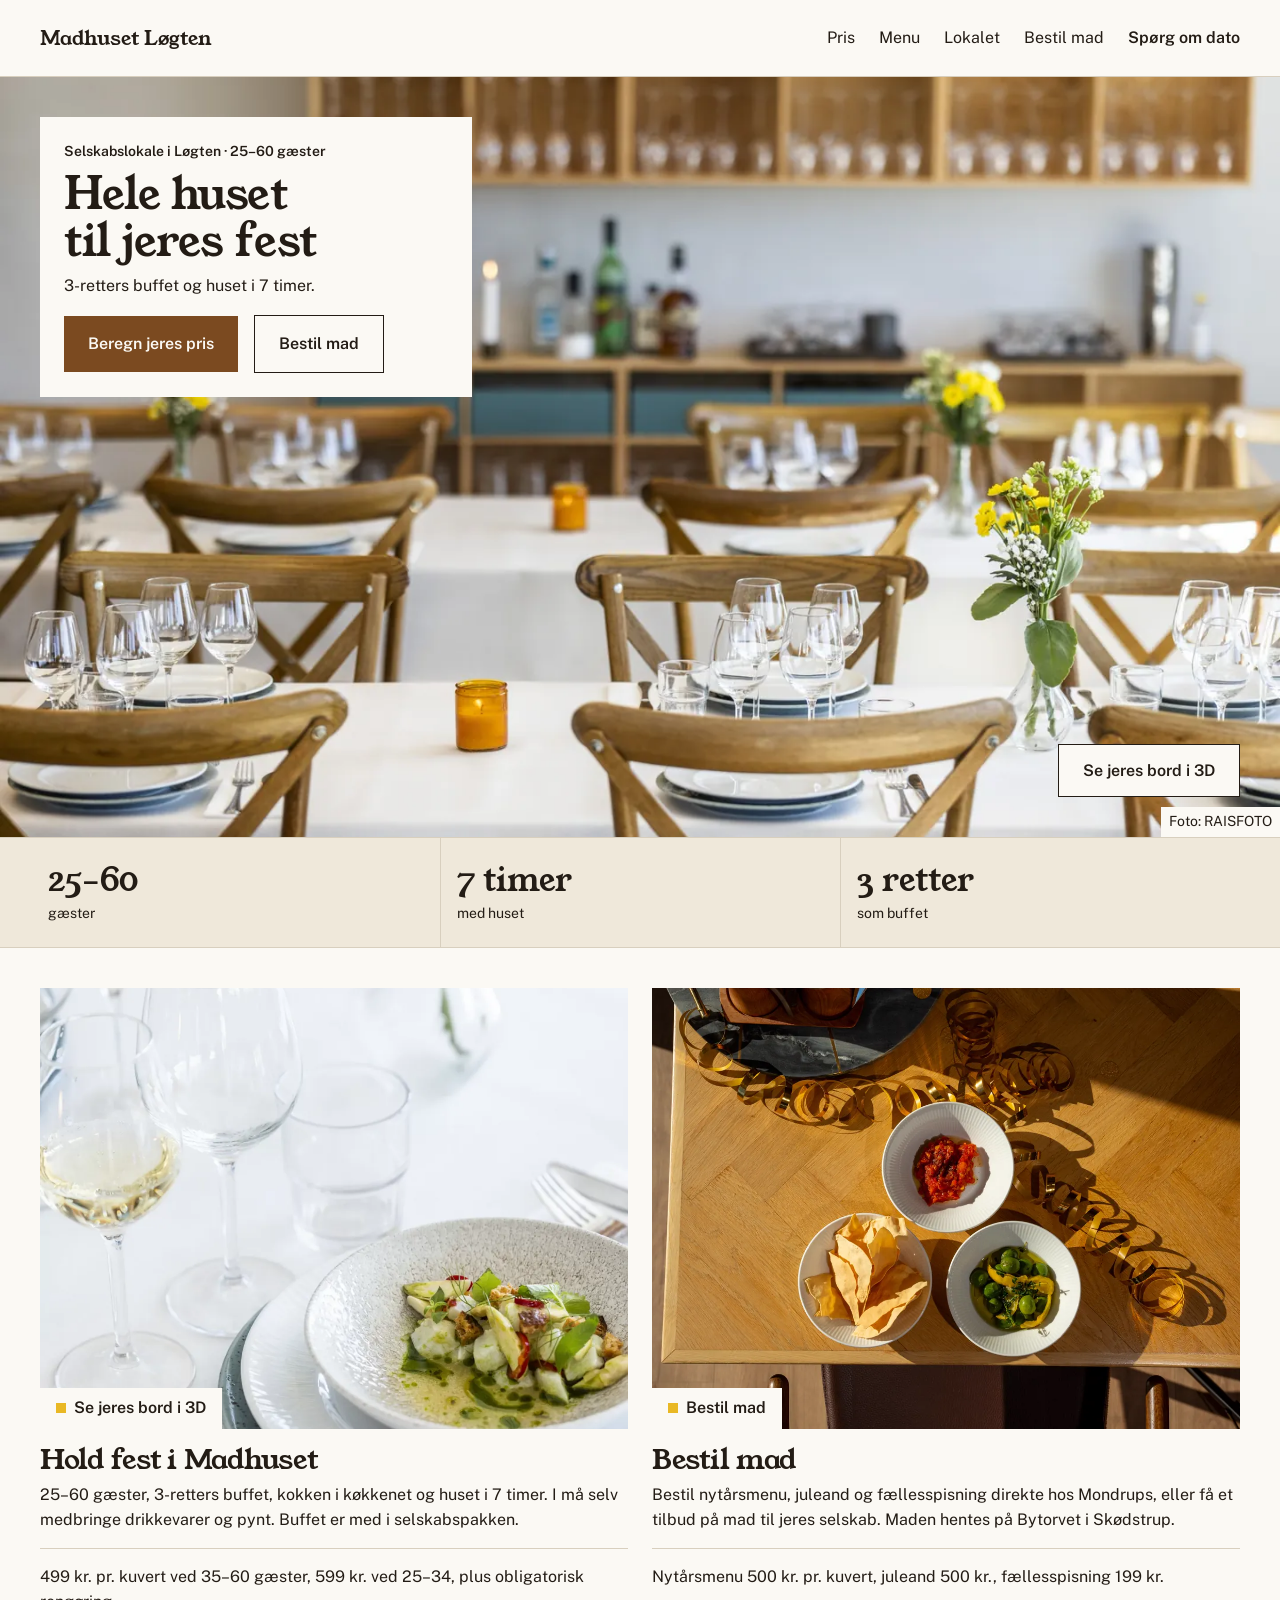
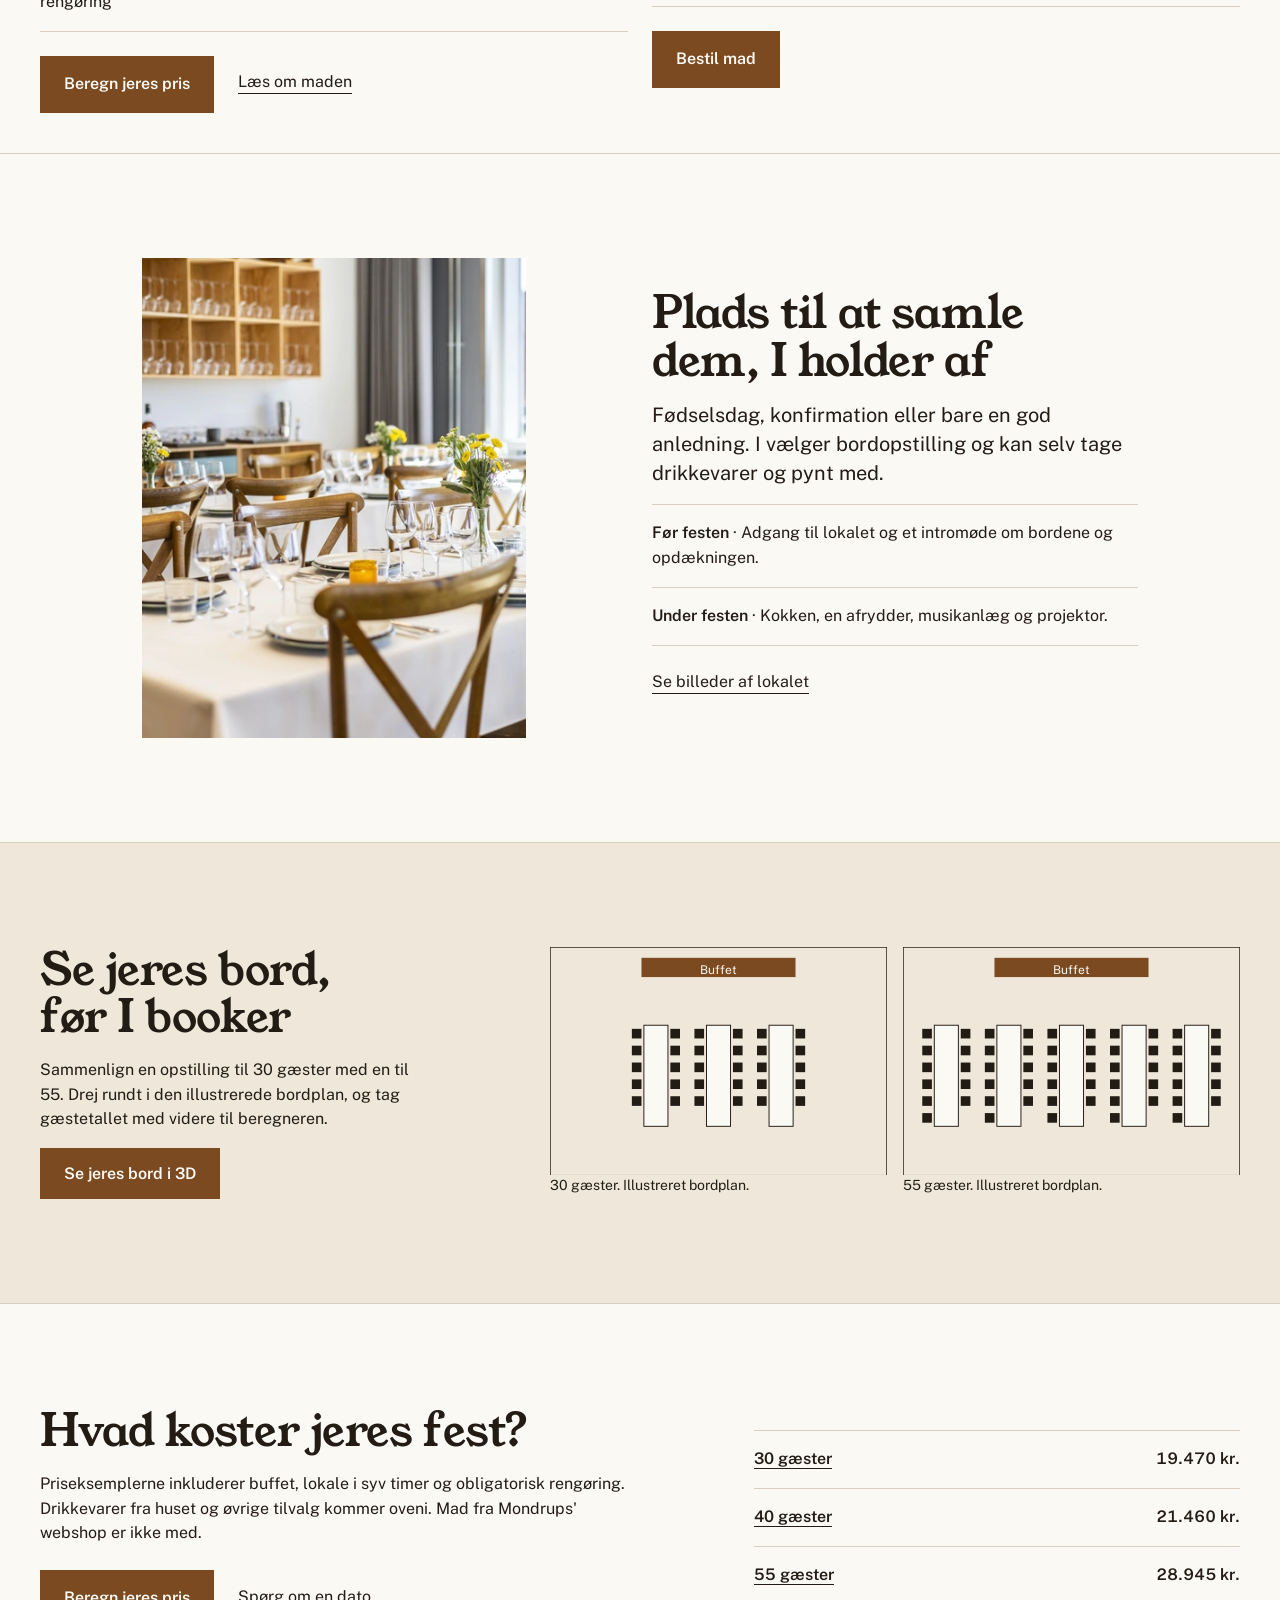
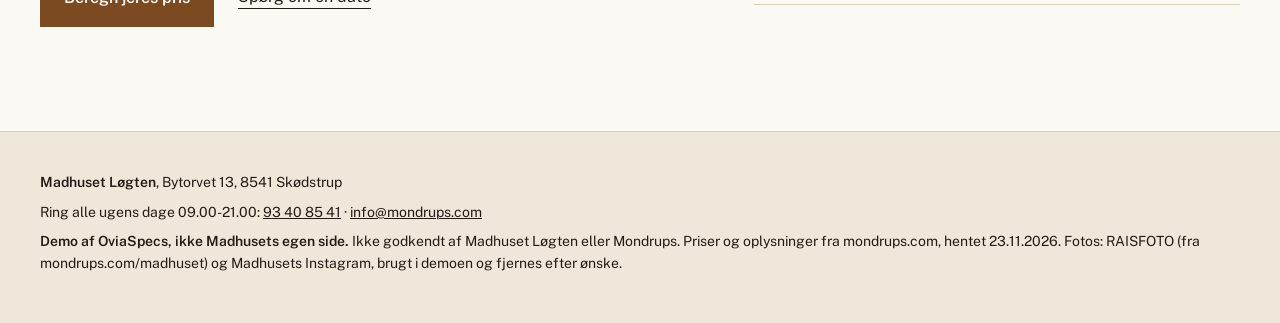
<file: index.html>
<!doctype html>
<html lang="da">
<head>
<meta charset="utf-8">
<meta name="viewport" content="width=device-width, initial-scale=1">
<title>Madhuset Løgten: hold fest i salen eller bestil mad | Demo</title>
<meta name="description" content="Hele huset til jeres fest: selskabslokale i Løgten til 25-60 gæster, 3-retters buffet og huset i 7 timer. Eller bestil mad fra Mondrups. Se prisen og jeres bord i 3D.">
<meta name="robots" content="noindex">
<link rel="icon" href="favicon-32.png" sizes="32x32" type="image/png">
<link rel="shortcut icon" href="favicon.ico">
<link rel="apple-touch-icon" href="apple-touch-icon.png">
<link rel="manifest" href="site.webmanifest">
<meta name="theme-color" content="#FBF9F4">
<link rel="preload" href="fonts/young-serif-latin-400-normal.woff2" as="font" type="font/woff2" crossorigin>
<link rel="preload" href="fonts/public-sans-latin-400-normal.woff2" as="font" type="font/woff2" crossorigin>
<link rel="preload" href="fonts/public-sans-latin-600-normal.woff2" as="font" type="font/woff2" crossorigin>
<link rel="stylesheet" href="css/tokens.css">
<link rel="stylesheet" href="css/site.css">
<link rel="modulepreload" href="js/rundt.js">
<link rel="modulepreload" href="js/plan.js">
<script type="application/ld+json">
{"@context":"https://schema.org","@type":"EventVenue","name":"Madhuset Løgten","telephone":"+4593408541","email":"info@mondrups.com","address":{"@type":"PostalAddress","streetAddress":"Bytorvet 13","postalCode":"8541","addressLocality":"Skødstrup","addressCountry":"DK"},"maximumAttendeeCapacity":60}
</script>
</head>
<body>
<a class="skip" href="#indhold">Gå til indhold</a>
<header class="top">
  <div class="wrap">
    <a class="brand" href="index.html">Madhuset Løgten</a>
    <nav class="nav" aria-label="Hovedmenu">
      <a href="pris.html">Pris</a>
      <a href="menu.html">Menu</a>
      <a href="lokalet.html">Lokalet</a>
      <a href="bestil.html">Bestil mad</a>
      <a href="kontakt.html">Spørg om dato</a>
    </nav>
  </div>
</header>

<main id="indhold">
  <section class="entrance">
    <figure class="entrance-foto">
      <picture>
        <source media="(max-width: 899px)" srcset="img/sal-m-720.webp 720w, img/sal-m-1080.webp 1080w" sizes="100vw">
        <img src="img/sal-1440.webp" srcset="img/sal-960.webp 960w, img/sal-1440.webp 1440w, img/sal-1920.webp 1920w" sizes="100vw" width="1920" height="1281" fetchpriority="high" alt="Dækkede langborde med hvide duge, træstole, vinglas og gule blomster i Madhuset Løgten, set ind i salen">
      </picture>
      <figcaption>Foto: RAISFOTO</figcaption>
      <button type="button" class="btn btn-sek entrance-3d" data-rundt>Se jeres bord i 3D</button>
    </figure>
    <div class="entrance-panel">
      <p class="where">Selskabslokale i Løgten · 25–60 gæster</p>
      <h1>Hele huset til jeres fest</h1>
      <p>3-retters buffet og huset i 7 timer.</p>
      <div class="actions">
        <a class="btn" href="pris.html">Beregn jeres pris</a>
        <a class="btn btn-sek" href="bestil.html">Bestil mad</a>
      </div>
    </div>
  </section>

  <section class="front-detail">
    <div class="wrap">
      <dl class="front-facts" aria-label="Det får I med">
        <div><dt>25–60</dt><dd>gæster</dd></div>
        <div><dt>7 timer</dt><dd>med huset</dd></div>
        <div><dt>3 retter</dt><dd>som buffet</dd></div>
      </dl>
    </div>
  </section>

  <section class="veje">
    <div class="wrap">
      <article class="vej">
        <button type="button" class="vej-foto" data-rundt aria-label="Se jeres bord i 3D. Foto af en dækket tallerken og glas">
          <picture>
            <source media="(max-width: 899px)" srcset="img/bord-640.webp" width="640" height="959">
            <img src="img/bord-1000.webp" width="1000" height="1499" loading="lazy" decoding="async" alt="Dækket bord med vinglas, tallerken og en ret i en lys skål på hvid dug">
          </picture>
          <span class="vej-merke">Se jeres bord i 3D</span>
        </button>
        <div class="vej-tekst">
          <h2>Hold fest i Madhuset</h2>
          <p>25–60 gæster, 3-retters buffet, kokken i køkkenet og huset i 7 timer. I må selv medbringe drikkevarer og pynt. Buffet er med i selskabspakken.</p>
          <ul class="rows">
            <li>499 kr. pr. kuvert ved 35–60 gæster, 599 kr. ved 25–34, plus obligatorisk rengøring</li>
          </ul>
          <div class="actions">
            <a class="btn" href="pris.html">Beregn jeres pris</a>
            <a class="link" href="menu.html">Læs om maden</a>
          </div>
        </div>
      </article>

      <article class="vej">
        <a class="vej-foto" href="bestil.html" aria-label="Bestil mad. Foto af et dækket træbord med snacks">
          <picture>
            <source media="(max-width: 899px)" srcset="img/ig-nytaar-bord-720.webp" width="720" height="480">
            <img src="img/ig-nytaar-bord-1280.webp" width="1280" height="854" loading="lazy" decoding="async" alt="Dækket træbord set ovenfra med skåle med snacks og guldfarvet serpentine">
          </picture>
          <span class="vej-merke">Bestil mad</span>
        </a>
        <div class="vej-tekst">
          <h2>Bestil mad</h2>
          <p>Bestil nytårsmenu, juleand og fællesspisning direkte hos Mondrups, eller få et tilbud på mad til jeres selskab. Maden hentes på Bytorvet i Skødstrup.</p>
          <ul class="rows">
            <li>Nytårsmenu 500 kr. pr. kuvert, juleand 500 kr., fællesspisning 199 kr.</li>
          </ul>
          <div class="actions">
            <a class="btn" href="bestil.html">Bestil mad</a>
          </div>
        </div>
      </article>
    </div>
  </section>

  <section class="front-story">
    <div class="wrap">
      <figure class="story-photo">
        <picture>
          <img src="img/sal-vindue.webp" width="800" height="534" loading="lazy" decoding="async" alt="Lange borde med træstole og dækkede pladser foran store vinduer">
        </picture>
      </figure>
      <div class="story-copy">
        <h2>Plads til at samle dem, I holder af</h2>
        <p class="lead">Fødselsdag, konfirmation eller bare en god anledning. I vælger bordopstilling og kan selv tage drikkevarer og pynt med.</p>
        <ul class="rows">
          <li><strong>Før festen</strong> · Adgang til lokalet og et intromøde om bordene og opdækningen.</li>
          <li><strong>Under festen</strong> · Kokken, en afrydder, musikanlæg og projektor.</li>
        </ul>
        <a class="link" href="lokalet.html">Se billeder af lokalet</a>
      </div>
    </div>
  </section>

  <section class="front-table">
    <div class="wrap">
      <div class="table-copy">
        <h2>Se jeres bord, før I booker</h2>
        <p>Sammenlign en opstilling til 30 gæster med en til 55. Drej rundt i den illustrerede bordplan, og tag gæstetallet med videre til beregneren.</p>
        <button type="button" class="btn" data-rundt>Se jeres bord i 3D</button>
      </div>
      <div class="planer">
        <figure>
          <svg id="plan30" class="plan" viewBox="-7 -4.75 14 9.5" aria-hidden="true"></svg>
          <figcaption class="small">30 gæster. Illustreret bordplan.</figcaption>
        </figure>
        <figure>
          <svg id="plan55" class="plan" viewBox="-7 -4.75 14 9.5" aria-hidden="true"></svg>
          <figcaption class="small">55 gæster. Illustreret bordplan.</figcaption>
        </figure>
      </div>
    </div>
  </section>

  <section class="front-price">
    <div class="wrap">
      <div class="front-price-copy">
        <h2>Hvad koster jeres fest?</h2>
        <p>Priseksemplerne inkluderer buffet, lokale i syv timer og obligatorisk rengøring. Drikkevarer fra huset og øvrige tilvalg kommer oveni. Mad fra Mondrups' webshop er ikke med.</p>
        <div class="actions">
          <a class="btn" href="pris.html">Beregn jeres pris</a>
          <a class="link" href="kontakt.html">Spørg om en dato</a>
        </div>
      </div>
      <dl class="ledger front-prices">
        <div><dt><a href="pris.html?gaester=30">30 gæster</a></dt><dd>19.470 kr.</dd></div>
        <div><dt><a href="pris.html?gaester=40">40 gæster</a></dt><dd>21.460 kr.</dd></div>
        <div><dt><a href="pris.html?gaester=55">55 gæster</a></dt><dd>28.945 kr.</dd></div>
      </dl>
    </div>
  </section>
</main>

<dialog id="rundt" aria-labelledby="rundt-titel">
  <div class="rundt-ramme" id="rundt-ramme" data-fane="plan">
    <div class="rundt-top">
      <h2 id="rundt-titel">Se jeres bord i 3D</h2>
      <button type="button" class="knaplink" data-luk>Luk</button>
    </div>
    <div class="rundt-faner" role="group" aria-label="Vælg visning">
      <button type="button" data-fane="plan" aria-pressed="true">Illustreret bordplan</button>
      <button type="button" data-fane="foto" aria-pressed="false">Foto af lokalet</button>
    </div>
    <div class="rundt-hoved">
      <div class="rundt-model">
        <div class="rundt-scene-ramme">
          <div class="rundt-scene" id="rundt-scene" tabindex="0" role="application" aria-label="Illustreret bordplan i 3D. Træk eller brug piletasterne for at dreje. Knib med to fingre, eller brug plus og minus for at zoome. Home nulstiller."></div>
          <p class="rundt-tip">Træk for at dreje · Knib for at zoome</p>
          <div class="rundt-planer" id="rundt-planer" hidden></div>
          <p class="rundt-maerke" id="rundt-maerke" role="status">30 gæster · 3 borde</p>
        </div>
        <p class="small">Illustreret bordplan. 360°-visningen er en digital illustration inspireret af Madhusets fotos.</p>
        <p class="small" id="rundt-status" role="status"></p>
      </div>
      <figure class="rundt-foto">
        <img src="img/sal-960.webp" width="960" height="641" loading="lazy" decoding="async" alt="Dækkede langborde med træstole, vinglas og gule blomster i Madhuset Løgten">
        <figcaption class="small">Foto af lokalet. Foto: RAISFOTO.</figcaption>
      </figure>
    </div>
    <div class="rundt-styring">
      <div class="rundt-valg" role="group" aria-label="Antal gæster">
        <button type="button" data-antal="30" aria-pressed="true">30 gæster</button>
        <button type="button" data-antal="55" aria-pressed="false">55 gæster</button>
      </div>
      <div class="rundt-valg" id="rundt-vinkler" role="group" aria-label="Synsvinkel">
        <button type="button" data-vinkel="bord" aria-pressed="true">Inde i salen</button>
        <button type="button" data-vinkel="oppefra" aria-pressed="false">Ovenfra</button>
      </div>
      <div class="rundt-kontrol" id="rundt-kontrol">
        <button type="button" data-drej="-1">Drej til venstre</button>
        <button type="button" data-drej="1">Drej til højre</button>
        <button type="button" data-nulstil>Nulstil udsyn</button>
      </div>
    </div>
    <div class="rundt-bund">
      <a class="btn" id="rundt-pris" href="pris.html?gaester=30">Beregn pris for 30 gæster</a>
    </div>
  </div>
</dialog>

<footer>
  <div class="wrap">
    <div>
      <p><strong>Madhuset Løgten</strong>, Bytorvet 13, 8541 Skødstrup</p>
      <p>Ring alle ugens dage 09.00-21.00: <a href="tel:+4593408541">93 40 85 41</a> · <a href="mailto:info@mondrups.com">info@mondrups.com</a></p>
      <p><strong>Demo af OviaSpecs, ikke Madhusets egen side.</strong> Ikke godkendt af Madhuset Løgten eller Mondrups. Priser og oplysninger fra mondrups.com, hentet 23.11.2026. Fotos: RAISFOTO (fra mondrups.com/madhuset) og Madhusets Instagram, brugt i demoen og fjernes efter ønske.</p>
    </div>
  </div>
</footer>
<script type="module" src="js/rundt.js"></script>
</body>
</html>
</file>
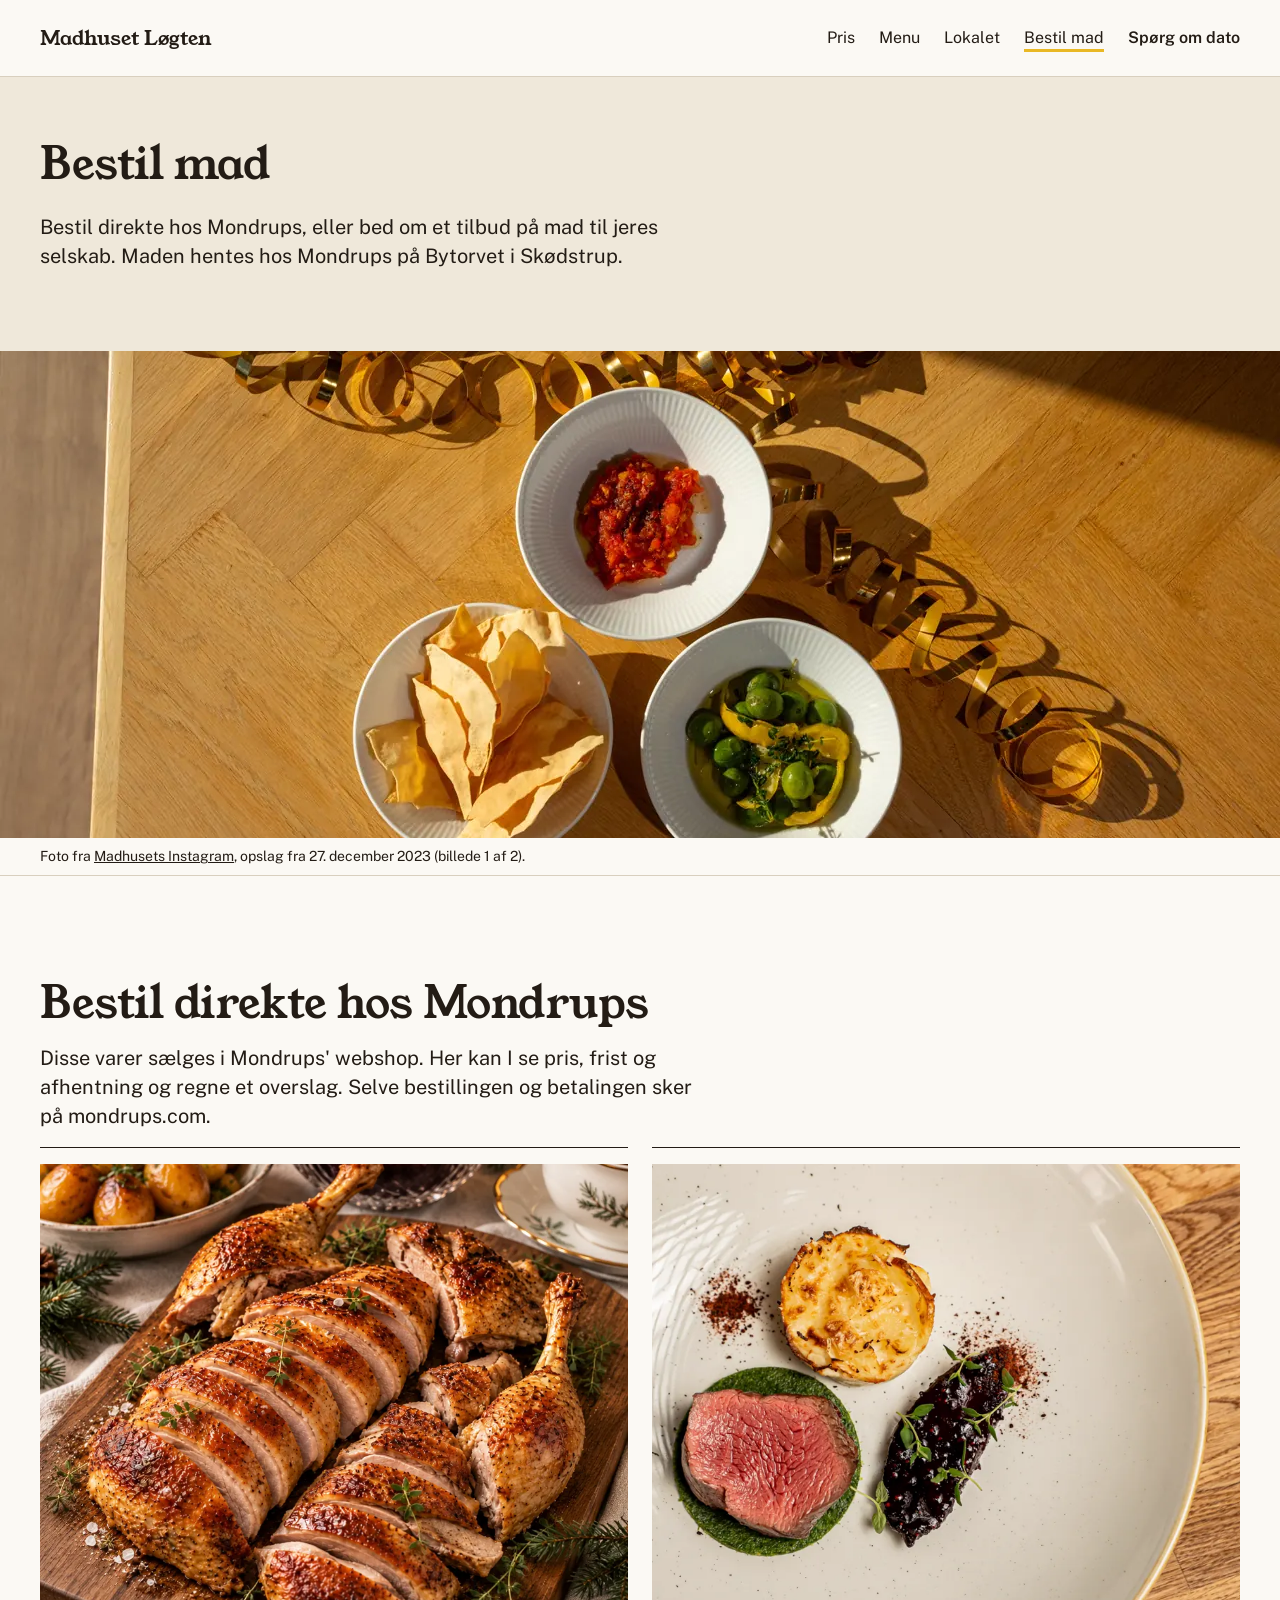
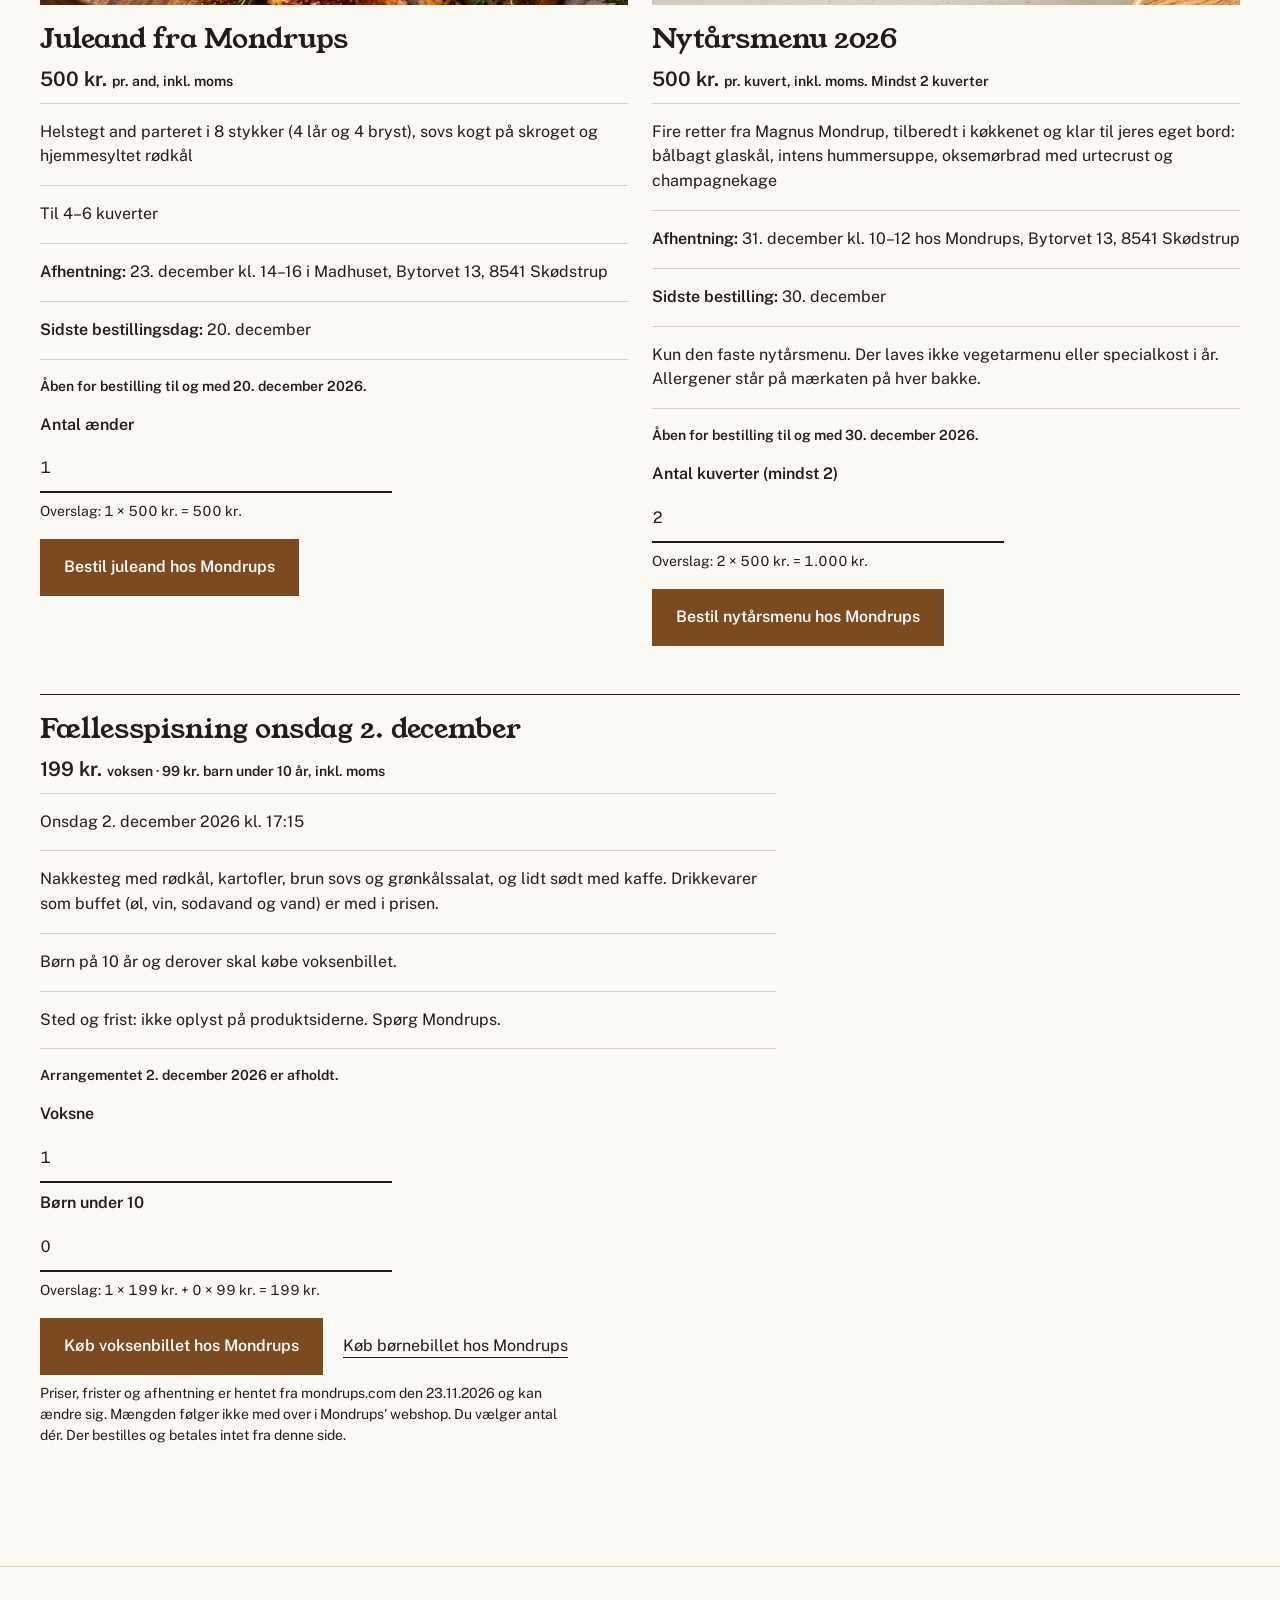
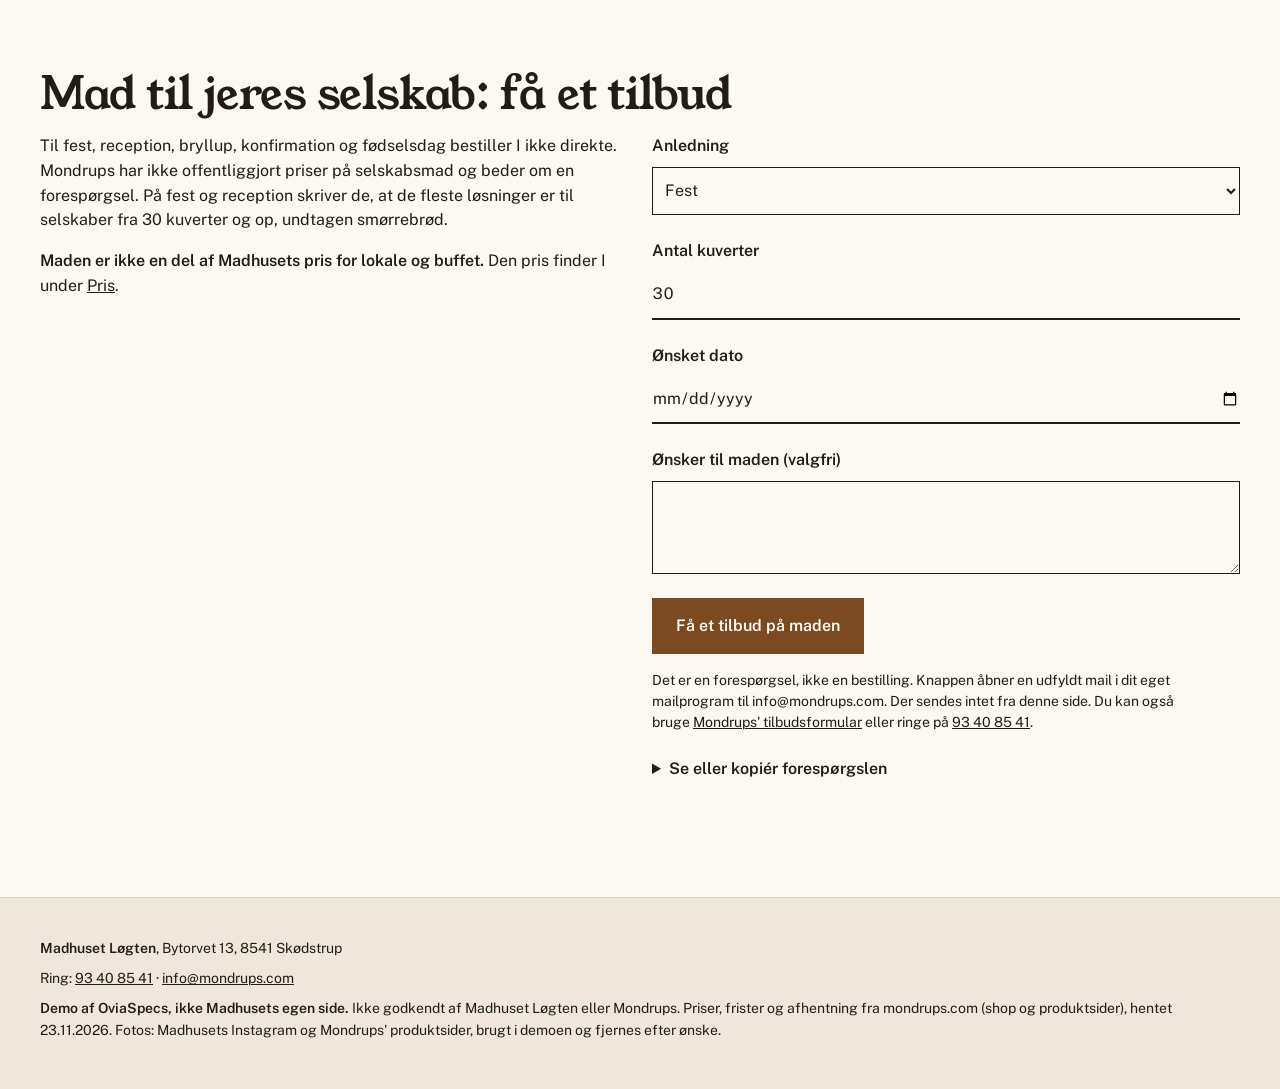
<file: bestil.html>
<!doctype html>
<html lang="da">
<head>
<meta charset="utf-8">
<meta name="viewport" content="width=device-width, initial-scale=1">
<title>Bestil mad fra Mondrups: nytårsmenu, juleand og fællesspisning | Demo</title>
<meta name="description" content="Bestil nytårsmenu, juleand eller fællesspisning direkte hos Mondrups, eller få et tilbud på mad til jeres selskab. Priser, frister og afhentning fra mondrups.com.">
<meta name="robots" content="noindex">
<link rel="icon" href="favicon-32.png" sizes="32x32" type="image/png">
<link rel="shortcut icon" href="favicon.ico">
<link rel="apple-touch-icon" href="apple-touch-icon.png">
<link rel="manifest" href="site.webmanifest">
<meta name="theme-color" content="#FBF9F4">
<link rel="preload" href="fonts/young-serif-latin-400-normal.woff2" as="font" type="font/woff2" crossorigin>
<link rel="preload" href="fonts/public-sans-latin-400-normal.woff2" as="font" type="font/woff2" crossorigin>
<link rel="preload" href="fonts/public-sans-latin-600-normal.woff2" as="font" type="font/woff2" crossorigin>
<link rel="stylesheet" href="css/tokens.css">
<link rel="stylesheet" href="css/site.css">
<link rel="modulepreload" href="js/bestil.js">
<link rel="modulepreload" href="js/beregn.js">
<link rel="modulepreload" href="js/mail.js">
</head>
<body>
<a class="skip" href="#indhold">Gå til indhold</a>
<header class="top">
  <div class="wrap">
    <a class="brand" href="index.html">Madhuset Løgten</a>
    <nav class="nav" aria-label="Hovedmenu">
      <a href="pris.html">Pris</a>
      <a href="menu.html">Menu</a>
      <a href="lokalet.html">Lokalet</a>
      <a href="bestil.html" aria-current="page">Bestil mad</a>
      <a href="kontakt.html">Spørg om dato</a>
    </nav>
  </div>
</header>

<main id="indhold">
  <section class="page-head">
    <div class="wrap">
      <h1>Bestil mad</h1>
      <p class="lead">Bestil direkte hos Mondrups, eller bed om et tilbud på mad til jeres selskab. Maden hentes hos Mondrups på Bytorvet i Skødstrup.</p>
    </div>
  </section>

  <section class="bestil-hero">
    <figure class="photo">
      <picture>
        <source media="(max-width: 899px)" srcset="img/ig-nytaar-bord-720.webp" width="720" height="480">
        <img src="img/ig-nytaar-bord-1280.webp" width="1280" height="854" alt="Lækkert dækket træbord set ovenfra med tre skåle med snacks og guldfarvet serpentine" loading="eager">
      </picture>
      <figcaption class="small">Foto fra <a href="https://www.instagram.com/madhusetloegten/p/C1XH8D6o8w9/">Madhusets Instagram</a>, opslag fra 27. december 2023 (billede 1 af 2).</figcaption>
    </figure>
  </section>

  <section class="bestil-direkte">
    <div class="wrap">
      <h2>Bestil direkte hos Mondrups</h2>
      <p class="lead" style="grid-column: 1 / -1;">Disse varer sælges i Mondrups' webshop. Her kan I se pris, frist og afhentning og regne et overslag. Selve bestillingen og betalingen sker på mondrups.com.</p>

      <div class="produkter" style="grid-column: 1 / -1;">

        <article class="produkt" data-pris="500" data-min="1" data-frist="2026-12-20" id="p-juleand">
          <picture>
            <source media="(max-width: 899px)" srcset="img/juleand-640.webp" width="640" height="800">
            <img src="img/juleand-900.webp" width="900" height="1125" loading="lazy" decoding="async" alt="Helstegt, parteret juleand med rødkål, kartofler og sovs på et skærebræt">
          </picture>
          <div class="produkt-tekst">
            <h3>Juleand fra Mondrups</h3>
            <p class="produkt-pris">500 kr. <span class="small">pr. and, inkl. moms</span></p>
            <ul class="rows">
              <li>Helstegt and parteret i 8 stykker (4 lår og 4 bryst), sovs kogt på skroget og hjemmesyltet rødkål</li>
              <li>Til 4–6 kuverter</li>
              <li><strong>Afhentning:</strong> 23. december kl. 14–16 i Madhuset, Bytorvet 13, 8541 Skødstrup</li>
              <li><strong>Sidste bestillingsdag:</strong> 20. december</li>
            </ul>
            <p class="status small" data-status></p>
            <div class="bestil-valg">
              <label for="q-juleand">Antal ænder</label>
              <input type="number" id="q-juleand" min="1" max="20" value="1" inputmode="numeric" data-antal>
              <p class="overslag num" data-overslag></p>
            </div>
            <a class="btn" href="https://mondrups.com/product/juleand-2026/" rel="noopener">Bestil juleand hos Mondrups</a>
          </div>
        </article>

        <article class="produkt" data-pris="500" data-min="2" data-frist="2026-12-30" id="p-nytaar">
          <picture>
            <source media="(max-width: 899px)" srcset="img/nytaar-640.webp" width="640" height="427">
            <img src="img/nytaar-1000.webp" width="1000" height="667" loading="lazy" decoding="async" alt="Oksemørbrad med urtecrust og kartoffelterrin på en lys tallerken på et egetræsbord">
          </picture>
          <div class="produkt-tekst">
            <h3>Nytårsmenu 2026</h3>
            <p class="produkt-pris">500 kr. <span class="small">pr. kuvert, inkl. moms. Mindst 2 kuverter</span></p>
            <ul class="rows">
              <li>Fire retter fra Magnus Mondrup, tilberedt i køkkenet og klar til jeres eget bord: bålbagt glaskål, intens hummersuppe, oksemørbrad med urtecrust og champagnekage</li>
              <li><strong>Afhentning:</strong> 31. december kl. 10–12 hos Mondrups, Bytorvet 13, 8541 Skødstrup</li>
              <li><strong>Sidste bestilling:</strong> 30. december</li>
              <li>Kun den faste nytårsmenu. Der laves ikke vegetarmenu eller specialkost i år. Allergener står på mærkaten på hver bakke.</li>
            </ul>
            <p class="status small" data-status></p>
            <div class="bestil-valg">
              <label for="q-nytaar">Antal kuverter (mindst 2)</label>
              <input type="number" id="q-nytaar" min="2" max="40" value="2" inputmode="numeric" data-antal>
              <p class="overslag num" data-overslag></p>
            </div>
            <a class="btn" href="https://mondrups.com/product/nytaarsmenu-2026/" rel="noopener">Bestil nytårsmenu hos Mondrups</a>
          </div>
        </article>

        <article class="produkt produkt-uden-foto" data-pris="199" data-pris2="99" data-min="0" data-dato="2026-12-02" id="p-faelles">
          <div class="produkt-tekst">
            <h3>Fællesspisning onsdag 2. december</h3>
            <p class="produkt-pris">199 kr. <span class="small">voksen · 99 kr. barn under 10 år, inkl. moms</span></p>
            <ul class="rows">
              <li>Onsdag 2. december 2026 kl. 17:15</li>
              <li>Nakkesteg med rødkål, kartofler, brun sovs og grønkålssalat, og lidt sødt med kaffe. Drikkevarer som buffet (øl, vin, sodavand og vand) er med i prisen.</li>
              <li>Børn på 10 år og derover skal købe voksenbillet.</li>
              <li>Sted og frist: ikke oplyst på produktsiderne. Spørg Mondrups.</li>
            </ul>
            <p class="status small" data-status></p>
            <div class="bestil-valg">
              <label for="q-voksen">Voksne</label>
              <input type="number" id="q-voksen" min="0" max="20" value="1" inputmode="numeric" data-antal>
              <label for="q-barn">Børn under 10</label>
              <input type="number" id="q-barn" min="0" max="20" value="0" inputmode="numeric" data-antal2>
              <p class="overslag num" data-overslag></p>
            </div>
            <a class="btn" href="https://mondrups.com/product/faellesspisning-voksen/" rel="noopener">Køb voksenbillet hos Mondrups</a>
            <a class="link" href="https://mondrups.com/product/faellesspisning-barn/" rel="noopener">Køb børnebillet hos Mondrups</a>
          </div>
        </article>

      </div>
      <p class="small" style="grid-column: 1 / -1;">Priser, frister og afhentning er hentet fra mondrups.com den 23.11.2026 og kan ændre sig. Mængden følger ikke med over i Mondrups' webshop. Du vælger antal dér. Der bestilles og betales intet fra denne side.</p>
    </div>
  </section>

  <section class="bestil-tilbud">
    <div class="wrap">
      <h2>Mad til jeres selskab: få et tilbud</h2>
      <div class="tilbud-tekst">
        <p>Til fest, reception, bryllup, konfirmation og fødselsdag bestiller I ikke direkte. Mondrups har ikke offentliggjort priser på selskabsmad og beder om en forespørgsel. På fest og reception skriver de, at de fleste løsninger er til selskaber fra 30 kuverter og op, undtagen smørrebrød.</p>
        <p><strong>Maden er ikke en del af Madhusets pris for lokale og buffet.</strong> Den pris finder I under <a href="pris.html">Pris</a>.</p>
      </div>
      <div class="calc tilbud-form">
        <div class="field">
          <label for="t-anledning">Anledning</label>
          <select id="t-anledning">
            <option>Fest</option>
            <option>Reception</option>
            <option>Bryllup</option>
            <option>Konfirmation</option>
            <option>Fødselsdag</option>
            <option>Andet</option>
          </select>
        </div>
        <div class="field">
          <label for="t-antal">Antal kuverter</label>
          <input type="number" id="t-antal" min="1" max="500" value="30" inputmode="numeric">
        </div>
        <div class="field">
          <label for="t-dato">Ønsket dato</label>
          <input type="date" id="t-dato">
        </div>
        <div class="field">
          <label for="t-oensker">Ønsker til maden (valgfri)</label>
          <textarea id="t-oensker" rows="3"></textarea>
        </div>
        <div>
          <a class="btn" id="t-mail" href="mailto:info@mondrups.com">Få et tilbud på maden</a>
          <p class="small" style="margin-top: var(--s-16);">Det er en forespørgsel, ikke en bestilling. Knappen åbner en udfyldt mail i dit eget mailprogram til info@mondrups.com. Der sendes intet fra denne side. Du kan også bruge <a href="https://mondrups.com/tilbud/" rel="noopener">Mondrups' tilbudsformular</a> eller ringe på <a href="tel:+4593408541">93 40 85 41</a>.</p>
          <details class="mail-preview" id="t-boks">
            <summary>Se eller kopiér forespørgslen</summary>
            <label for="t-tekst">Jeres forespørgsel</label>
            <textarea id="t-tekst" rows="7" readonly></textarea>
            <button type="button" class="knaplink" id="t-kopi">Kopiér teksten</button>
            <p class="small" id="t-status" role="status"></p>
          </details>
        </div>
      </div>
    </div>
  </section>
</main>

<footer>
  <div class="wrap">
    <div>
      <p><strong>Madhuset Løgten</strong>, Bytorvet 13, 8541 Skødstrup</p>
      <p>Ring: <a href="tel:+4593408541">93 40 85 41</a> · <a href="mailto:info@mondrups.com">info@mondrups.com</a></p>
      <p><strong>Demo af OviaSpecs, ikke Madhusets egen side.</strong> Ikke godkendt af Madhuset Løgten eller Mondrups. Priser, frister og afhentning fra mondrups.com (shop og produktsider), hentet 23.11.2026. Fotos: Madhusets Instagram og Mondrups' produktsider, brugt i demoen og fjernes efter ønske.</p>
    </div>
  </div>
</footer>
<script type="module" src="js/bestil.js"></script>
</body>
</html>
</file>
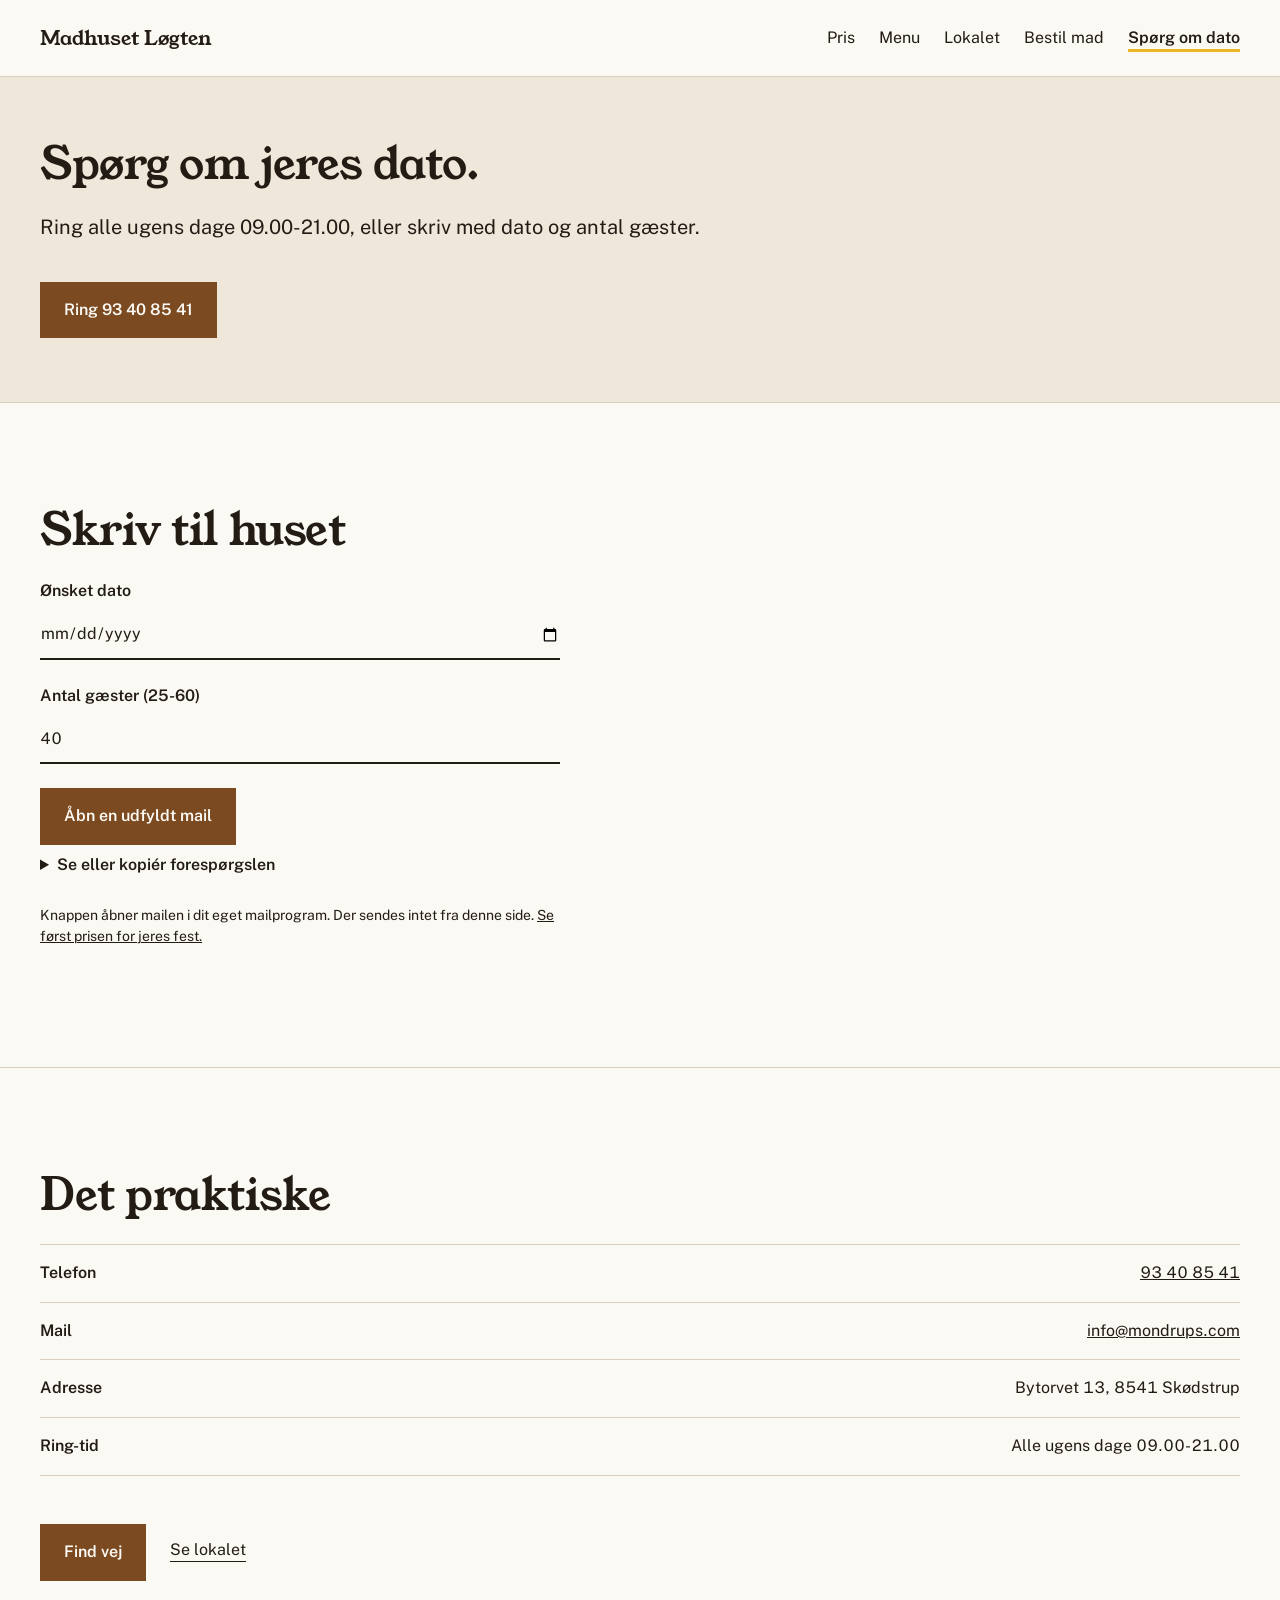
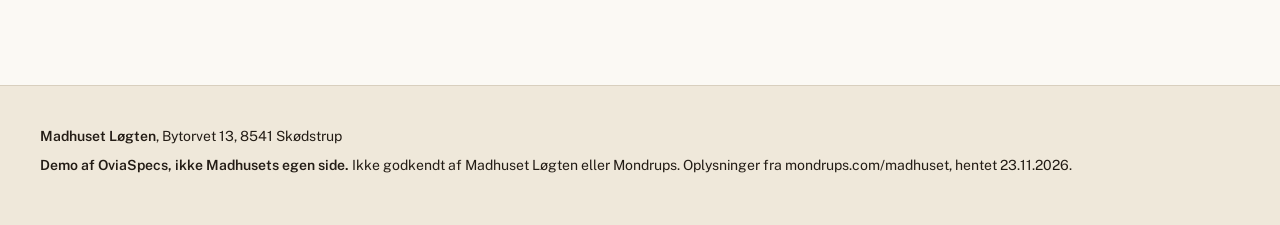
<file: kontakt.html>
<!doctype html>
<html lang="da">
<head>
<meta charset="utf-8">
<meta name="viewport" content="width=device-width, initial-scale=1">
<title>Kontakt Madhuset Løgten: Bytorvet 13, Skødstrup | Demo</title>
<meta name="description" content="Spørg om jeres dato hos Madhuset Løgten. Ring 93 40 85 41 alle ugens dage 09.00-21.00, skriv, eller find vej til Bytorvet 13, 8541 Skødstrup.">
<meta name="robots" content="noindex">
<link rel="icon" href="favicon-32.png" sizes="32x32" type="image/png">
<link rel="shortcut icon" href="favicon.ico">
<link rel="apple-touch-icon" href="apple-touch-icon.png">
<link rel="manifest" href="site.webmanifest">
<meta name="theme-color" content="#FBF9F4">
<link rel="preload" href="fonts/young-serif-latin-400-normal.woff2" as="font" type="font/woff2" crossorigin>
<link rel="preload" href="fonts/public-sans-latin-400-normal.woff2" as="font" type="font/woff2" crossorigin>
<link rel="preload" href="fonts/public-sans-latin-600-normal.woff2" as="font" type="font/woff2" crossorigin>
<link rel="stylesheet" href="css/tokens.css">
<link rel="stylesheet" href="css/site.css">
<link rel="modulepreload" href="js/kontakt.js">
<link rel="modulepreload" href="js/beregn.js">
<link rel="modulepreload" href="js/mail.js">
</head>
<body>
<a class="skip" href="#indhold">Gå til indhold</a>
<header class="top">
  <div class="wrap">
    <a class="brand" href="index.html">Madhuset Løgten</a>
    <nav class="nav" aria-label="Hovedmenu">
      <a href="pris.html">Pris</a>
      <a href="menu.html">Menu</a>
      <a href="lokalet.html">Lokalet</a>
      <a href="bestil.html">Bestil mad</a>
      <a href="kontakt.html" aria-current="page">Spørg om dato</a>
    </nav>
  </div>
</header>

<main id="indhold">
  <section class="page-head">
    <div class="wrap">
      <h1>Spørg om jeres dato.</h1>
      <p class="lead">Ring alle ugens dage 09.00-21.00, eller skriv med dato og antal gæster.</p>
      <div class="actions"><a class="btn" href="tel:+4593408541">Ring 93 40 85 41</a></div>
    </div>
  </section>

  <section class="includes">
    <div class="wrap">
      <h2>Skriv til huset</h2>
      <div class="calc" style="grid-column: 1 / -1; max-width: 520px;">
        <div class="field">
          <label for="k-dato">Ønsket dato</label>
          <input type="date" id="k-dato">
        </div>
        <div class="field">
          <label for="k-gaester">Antal gæster (25-60)</label>
          <input type="number" id="k-gaester" min="25" max="60" value="40" inputmode="numeric">
        </div>
        <div>
          <a class="btn" id="k-mail" href="mailto:info@mondrups.com">Åbn en udfyldt mail</a>
        <details class="mail-preview" id="forespoergsel" hidden>
          <summary>Se eller kopiér forespørgslen</summary>
          <label for="mail-text">Jeres forespørgsel</label>
          <textarea id="mail-text" rows="7" readonly></textarea>
          <button type="button" class="knaplink" id="mail-copy">Kopiér teksten</button>
          <p class="small" id="mail-status" role="status"></p>
        </details>
          <p class="small" style="margin-top: var(--s-16);">Knappen åbner mailen i dit eget mailprogram. Der sendes intet fra denne side. <a href="pris.html">Se først prisen for jeres fest.</a></p>
        </div>
      </div>
    </div>
  </section>

  <section class="includes">
    <div class="wrap">
      <h2>Det praktiske</h2>
      <dl class="ledger" style="grid-column: 1 / -1;">
        <div><dt>Telefon</dt><dd><a href="tel:+4593408541">93 40 85 41</a></dd></div>
        <div><dt>Mail</dt><dd><a href="mailto:info@mondrups.com">info@mondrups.com</a></dd></div>
        <div><dt>Adresse</dt><dd>Bytorvet 13, 8541 Skødstrup</dd></div>
        <div><dt>Ring-tid</dt><dd>Alle ugens dage 09.00-21.00</dd></div>
      </dl>
      <div class="actions" style="grid-column: 1 / -1;">
        <a class="btn" href="https://www.google.com/maps/dir/?api=1&amp;destination=Bytorvet+13%2C+8541+Sk%C3%B8dstrup">Find vej</a>
        <a class="link" href="lokalet.html">Se lokalet</a>
      </div>
    </div>
  </section>
</main>

<footer>
  <div class="wrap">
    <div>
      <p><strong>Madhuset Løgten</strong>, Bytorvet 13, 8541 Skødstrup</p>
      <p><strong>Demo af OviaSpecs, ikke Madhusets egen side.</strong> Ikke godkendt af Madhuset Løgten eller Mondrups. Oplysninger fra mondrups.com/madhuset, hentet 23.11.2026.</p>
    </div>
  </div>
</footer>
<script type="module" src="js/kontakt.js"></script>
</body>
</html>
</file>
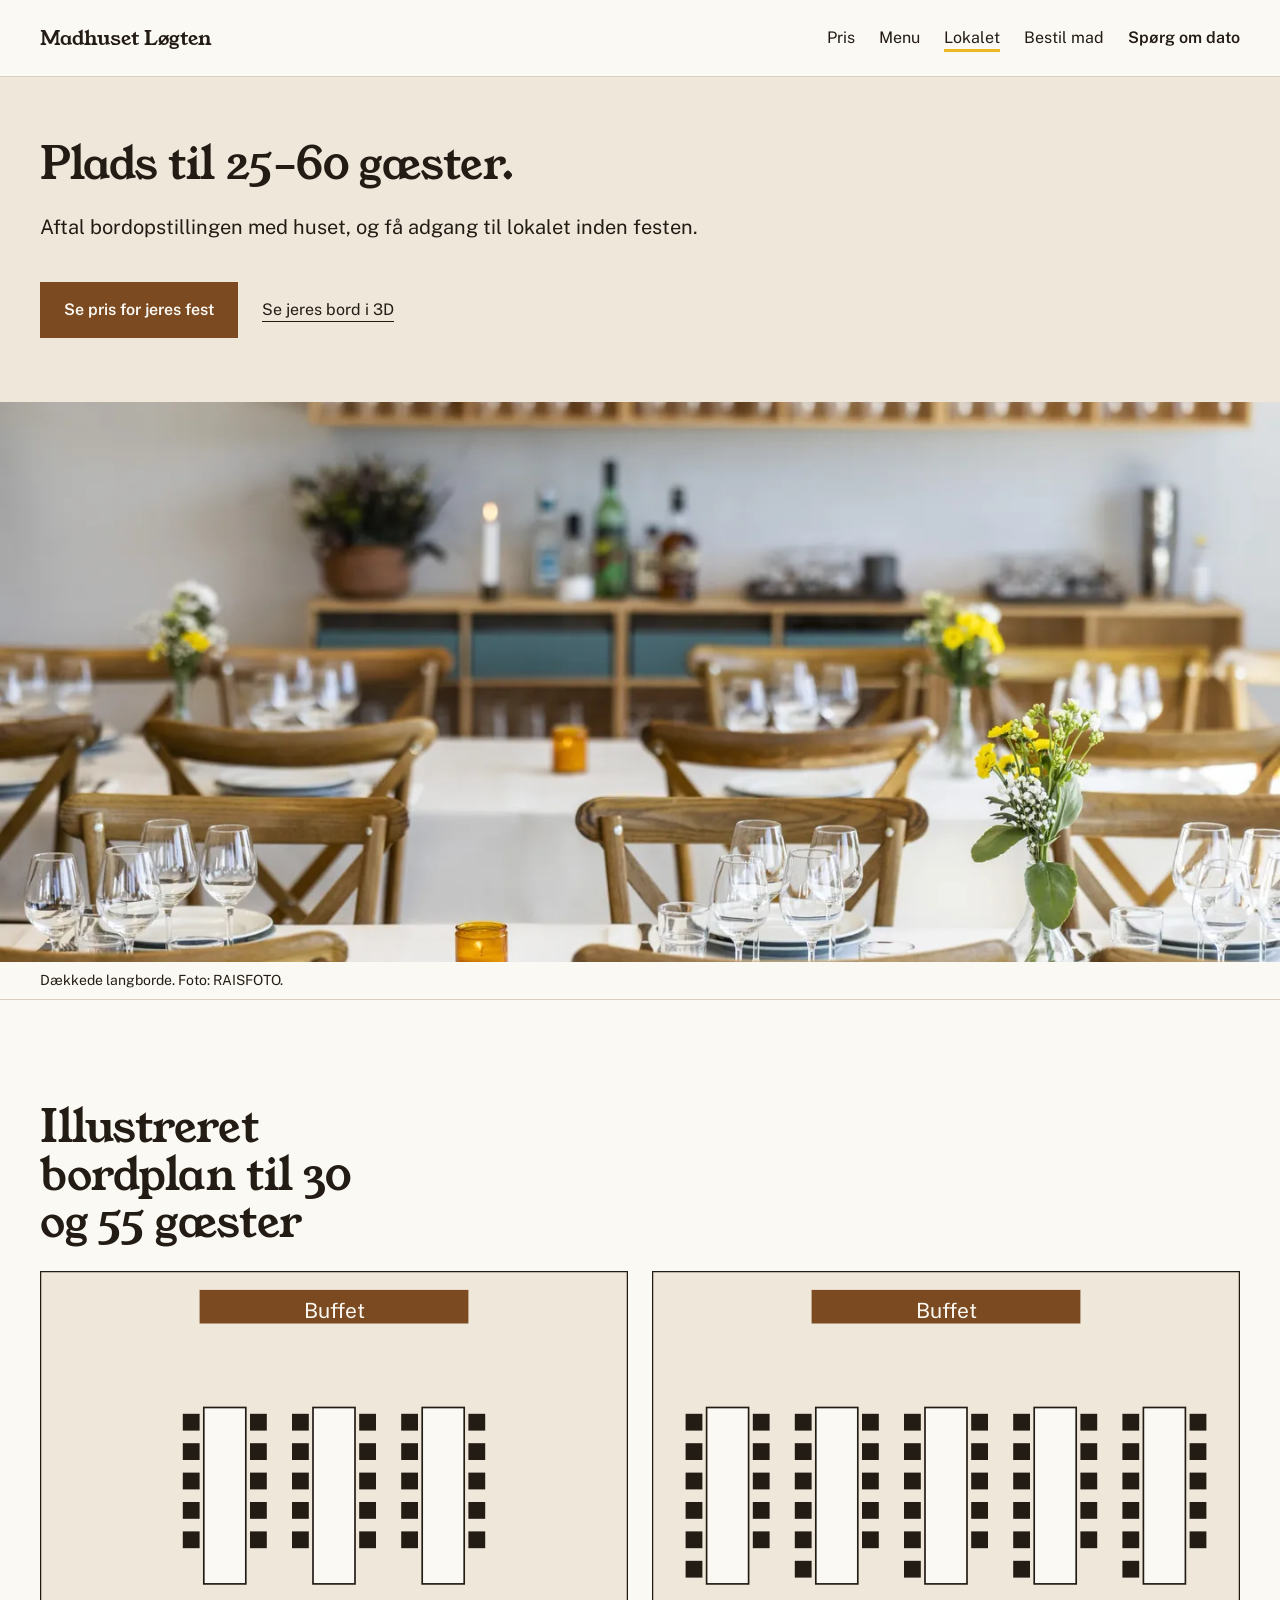
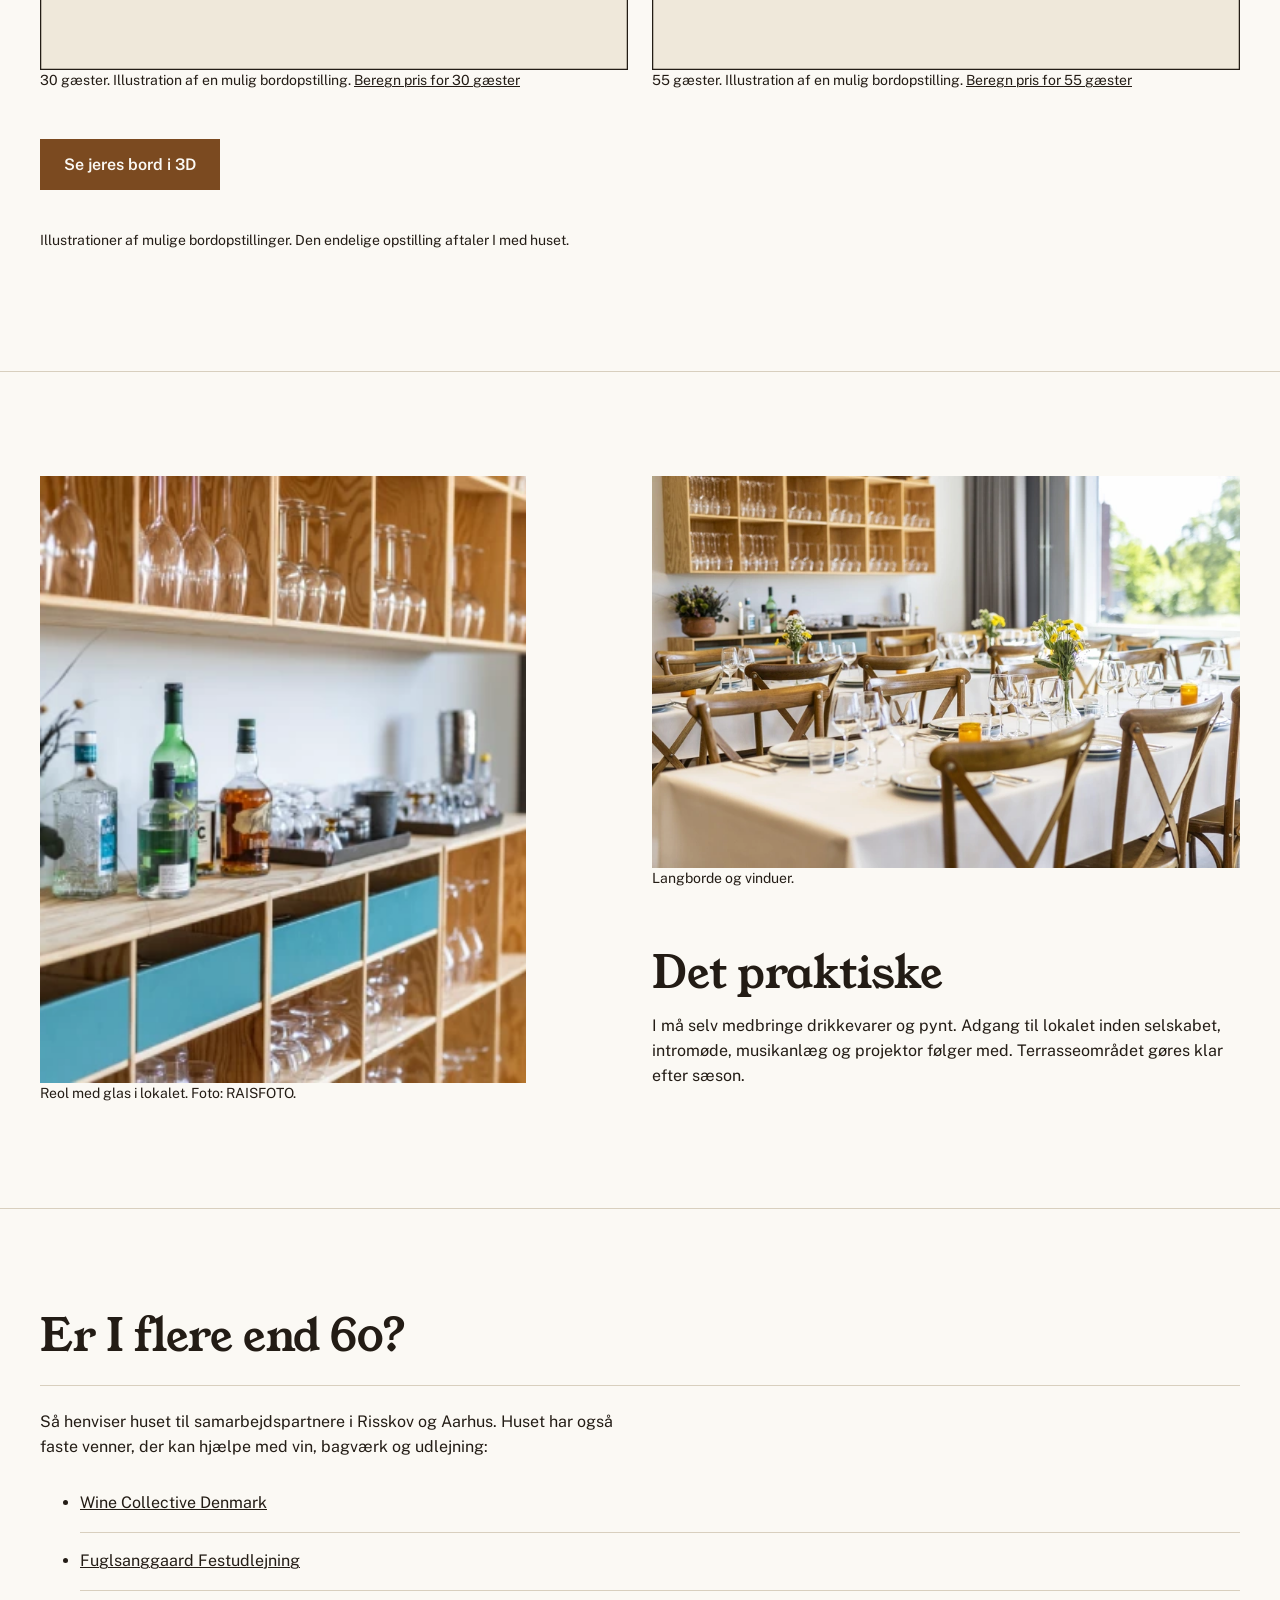
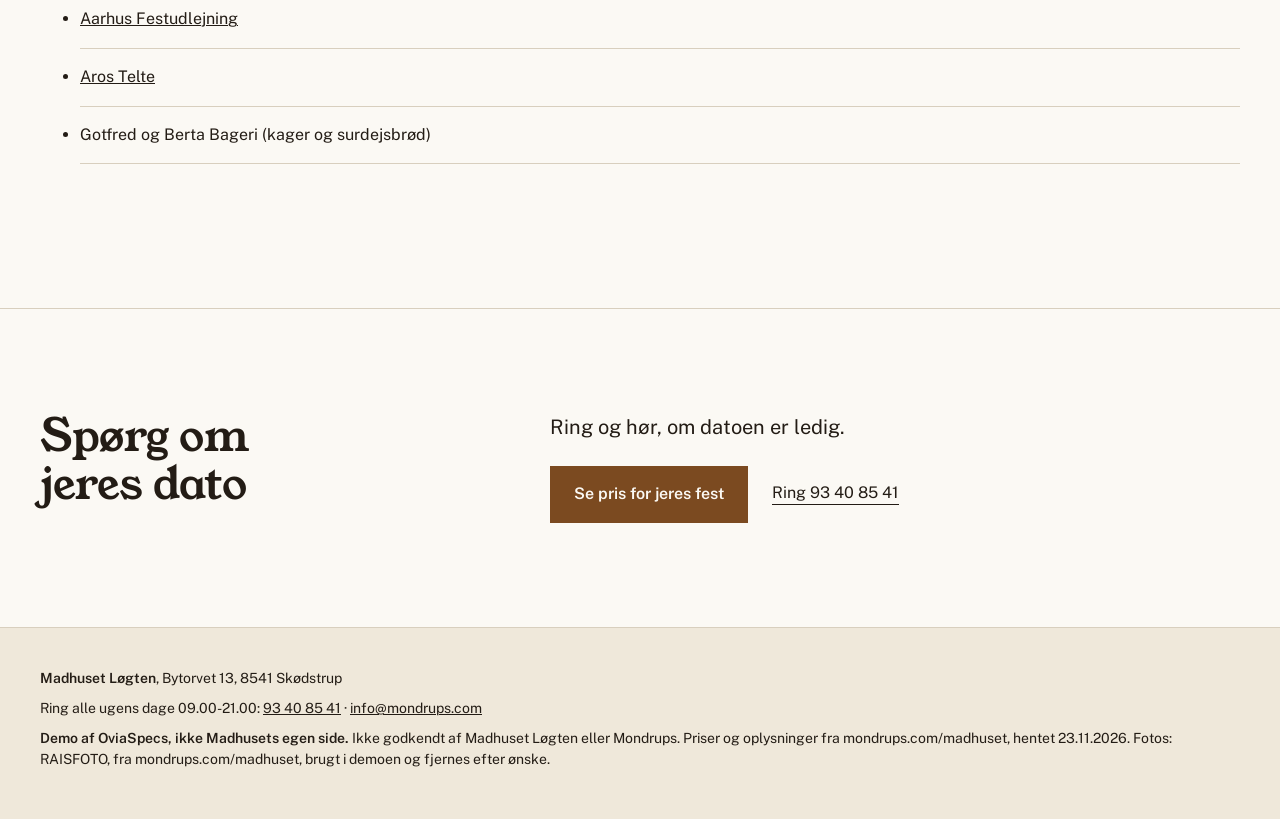
<file: lokalet.html>
<!doctype html>
<html lang="da">
<head>
<meta charset="utf-8">
<meta name="viewport" content="width=device-width, initial-scale=1">
<title>Selskabslokale i Løgten til 25-60 gæster | Madhuset Løgten | Demo</title>
<meta name="description" content="Madhuset Løgten har plads til 25-60 gæster, langborde, terrasse efter sæson og musikanlæg. Se billeder og to illustrerede bordopstillinger.">
<meta name="robots" content="noindex">
<link rel="icon" href="favicon-32.png" sizes="32x32" type="image/png">
<link rel="shortcut icon" href="favicon.ico">
<link rel="apple-touch-icon" href="apple-touch-icon.png">
<link rel="manifest" href="site.webmanifest">
<meta name="theme-color" content="#FBF9F4">
<link rel="preload" href="fonts/young-serif-latin-400-normal.woff2" as="font" type="font/woff2" crossorigin>
<link rel="preload" href="fonts/public-sans-latin-400-normal.woff2" as="font" type="font/woff2" crossorigin>
<link rel="preload" href="fonts/public-sans-latin-600-normal.woff2" as="font" type="font/woff2" crossorigin>
<link rel="stylesheet" href="css/tokens.css">
<link rel="stylesheet" href="css/site.css">
<link rel="modulepreload" href="js/rundt.js">
<link rel="modulepreload" href="js/plan.js">
</head>
<body>
<a class="skip" href="#indhold">Gå til indhold</a>
<header class="top">
  <div class="wrap">
    <a class="brand" href="index.html">Madhuset Løgten</a>
    <nav class="nav" aria-label="Hovedmenu">
      <a href="pris.html">Pris</a>
      <a href="menu.html">Menu</a>
      <a href="lokalet.html" aria-current="page">Lokalet</a>
      <a href="bestil.html">Bestil mad</a>
      <a href="kontakt.html">Spørg om dato</a>
    </nav>
  </div>
</header>

<main id="indhold">
  <section class="page-head">
    <div class="wrap">
      <h1>Plads til 25–60 gæster.</h1>
      <p class="lead">Aftal bordopstillingen med huset, og få adgang til lokalet inden festen.</p>
      <div class="actions">
        <a class="btn" href="pris.html">Se pris for jeres fest</a>
        <button type="button" class="knaplink" data-rundt>Se jeres bord i 3D</button>
      </div>
    </div>
  </section>

  <section class="band">
    <figure class="photo">
      <picture>
        <source media="(max-width: 899px)" srcset="img/sal-m-720.webp 720w, img/sal-m-1080.webp 1080w" sizes="100vw">
        <img src="img/sal-1440.webp" srcset="img/sal-960.webp 960w, img/sal-1440.webp 1440w, img/sal-1920.webp 1920w" sizes="100vw" width="1920" height="1281" alt="Dækkede langborde med hvide duge, træstole, vinglas og gule blomster i Madhuset Løgten">
      </picture>
      <figcaption class="small">Dækkede langborde. Foto: RAISFOTO.</figcaption>
    </figure>
  </section>

  <section class="includes">
    <div class="wrap">
      <h2>Illustreret bordplan til 30 og 55 gæster</h2>
      <div class="planer" style="grid-column: 1 / -1;">
        <figure>
          <svg id="plan30" class="plan" viewBox="-7 -4.75 14 9.5" aria-hidden="true"></svg>
          <figcaption class="small">30 gæster. Illustration af en mulig bordopstilling. <a href="pris.html?gaester=30">Beregn pris for 30 gæster</a></figcaption>
        </figure>
        <figure>
          <svg id="plan55" class="plan" viewBox="-7 -4.75 14 9.5" aria-hidden="true"></svg>
          <figcaption class="small">55 gæster. Illustration af en mulig bordopstilling. <a href="pris.html?gaester=55">Beregn pris for 55 gæster</a></figcaption>
        </figure>
      </div>
      <div class="actions" style="grid-column: 1 / -1;"><button type="button" class="btn" data-rundt>Se jeres bord i 3D</button></div>
      <p class="small" style="grid-column: 1 / -1; margin-top: var(--s-16);">Illustrationer af mulige bordopstillinger. Den endelige opstilling aftaler I med huset.</p>
    </div>
  </section>

  <section class="naer">
    <div class="wrap">
      <figure class="naer-bord">
        <img src="img/sal-bar.webp" width="600" height="400" loading="lazy" decoding="async" alt="Træreol med glas og flasker og en lerkrukke med blomster i lokalet" style="aspect-ratio: 4 / 5;">
        <figcaption class="small">Reol med glas i lokalet. Foto: RAISFOTO.</figcaption>
      </figure>
      <figure class="naer-sal">
        <img src="img/sal-vindue.webp" width="800" height="534" loading="lazy" decoding="async" alt="Lange borde med træstole og dækkede pladser foran store vinduer">
        <figcaption class="small">Langborde og vinduer.</figcaption>
      </figure>
      <div class="naer-tekst">
        <h2>Det praktiske</h2>
        <p>I må selv medbringe drikkevarer og pynt. Adgang til lokalet inden selskabet, intromøde, musikanlæg og projektor følger med. Terrasseområdet gøres klar efter sæson.</p>
      </div>
    </div>
  </section>

  <section class="includes">
    <div class="wrap">
      <h2>Er I flere end 60?</h2>
      <div class="rows" style="grid-column: 1 / -1; padding-block: var(--s-24);">
        <p>Så henviser huset til samarbejdspartnere i Risskov og Aarhus. Huset har også faste venner, der kan hjælpe med vin, bagværk og udlejning:</p>
        <ul>
          <li><a href="https://winecollective.dk/">Wine Collective Denmark</a></li>
          <li><a href="https://www.fuglsanggaard.com/">Fuglsanggaard Festudlejning</a></li>
          <li><a href="https://aarhusfest.dk/">Aarhus Festudlejning</a></li>
          <li><a href="https://arostelte.dk/">Aros Telte</a></li>
          <li>Gotfred og Berta Bageri (kager og surdejsbrød)</li>
        </ul>
      </div>
    </div>
  </section>

  <section class="split">
    <div class="wrap">
      <h2>Spørg om jeres dato</h2>
      <div class="body">
        <p class="lead">Ring og hør, om datoen er ledig.</p>
        <div class="actions">
          <a class="btn" href="pris.html">Se pris for jeres fest</a>
          <a class="link" href="tel:+4593408541">Ring 93 40 85 41</a>
        </div>
      </div>
    </div>
  </section>
</main>

<dialog id="rundt" aria-labelledby="rundt-titel">
  <div class="rundt-ramme" id="rundt-ramme" data-fane="plan">
    <div class="rundt-top">
      <h2 id="rundt-titel">Se jeres bord i 3D</h2>
      <button type="button" class="knaplink" data-luk>Luk</button>
    </div>
    <div class="rundt-faner" role="group" aria-label="Vælg visning">
      <button type="button" data-fane="plan" aria-pressed="true">Illustreret bordplan</button>
      <button type="button" data-fane="foto" aria-pressed="false">Foto af lokalet</button>
    </div>
    <div class="rundt-hoved">
      <div class="rundt-model">
        <div class="rundt-scene-ramme">
          <div class="rundt-scene" id="rundt-scene" tabindex="0" role="application" aria-label="Illustreret bordplan i 3D. Træk eller brug piletasterne for at dreje. Knib med to fingre, eller brug plus og minus for at zoome. Home nulstiller."></div>
          <p class="rundt-tip">Træk for at dreje · Knib for at zoome</p>
          <div class="rundt-planer" id="rundt-planer" hidden></div>
          <p class="rundt-maerke" id="rundt-maerke" role="status">30 gæster · 3 borde</p>
        </div>
        <p class="small">Illustreret bordplan. 360°-visningen er en digital illustration inspireret af Madhusets fotos.</p>
        <p class="small" id="rundt-status" role="status"></p>
      </div>
      <figure class="rundt-foto">
        <img src="img/sal-960.webp" width="960" height="641" loading="lazy" decoding="async" alt="Dækkede langborde med træstole, vinglas og gule blomster i Madhuset Løgten">
        <figcaption class="small">Foto af lokalet. Foto: RAISFOTO.</figcaption>
      </figure>
    </div>
    <div class="rundt-styring">
      <div class="rundt-valg" role="group" aria-label="Antal gæster">
        <button type="button" data-antal="30" aria-pressed="true">30 gæster</button>
        <button type="button" data-antal="55" aria-pressed="false">55 gæster</button>
      </div>
      <div class="rundt-valg" id="rundt-vinkler" role="group" aria-label="Synsvinkel">
        <button type="button" data-vinkel="bord" aria-pressed="true">Inde i salen</button>
        <button type="button" data-vinkel="oppefra" aria-pressed="false">Ovenfra</button>
      </div>
      <div class="rundt-kontrol" id="rundt-kontrol">
        <button type="button" data-drej="-1">Drej til venstre</button>
        <button type="button" data-drej="1">Drej til højre</button>
        <button type="button" data-nulstil>Nulstil udsyn</button>
      </div>
    </div>
    <div class="rundt-bund">
      <a class="btn" id="rundt-pris" href="pris.html?gaester=30">Beregn pris for 30 gæster</a>
    </div>
  </div>
</dialog>

<footer>
  <div class="wrap">
    <div>
      <p><strong>Madhuset Løgten</strong>, Bytorvet 13, 8541 Skødstrup</p>
      <p>Ring alle ugens dage 09.00-21.00: <a href="tel:+4593408541">93 40 85 41</a> · <a href="mailto:info@mondrups.com">info@mondrups.com</a></p>
      <p><strong>Demo af OviaSpecs, ikke Madhusets egen side.</strong> Ikke godkendt af Madhuset Løgten eller Mondrups. Priser og oplysninger fra mondrups.com/madhuset, hentet 23.11.2026. Fotos: RAISFOTO, fra mondrups.com/madhuset, brugt i demoen og fjernes efter ønske.</p>
    </div>
  </div>
</footer>
<script type="module" src="js/rundt.js"></script>
</body>
</html>
</file>
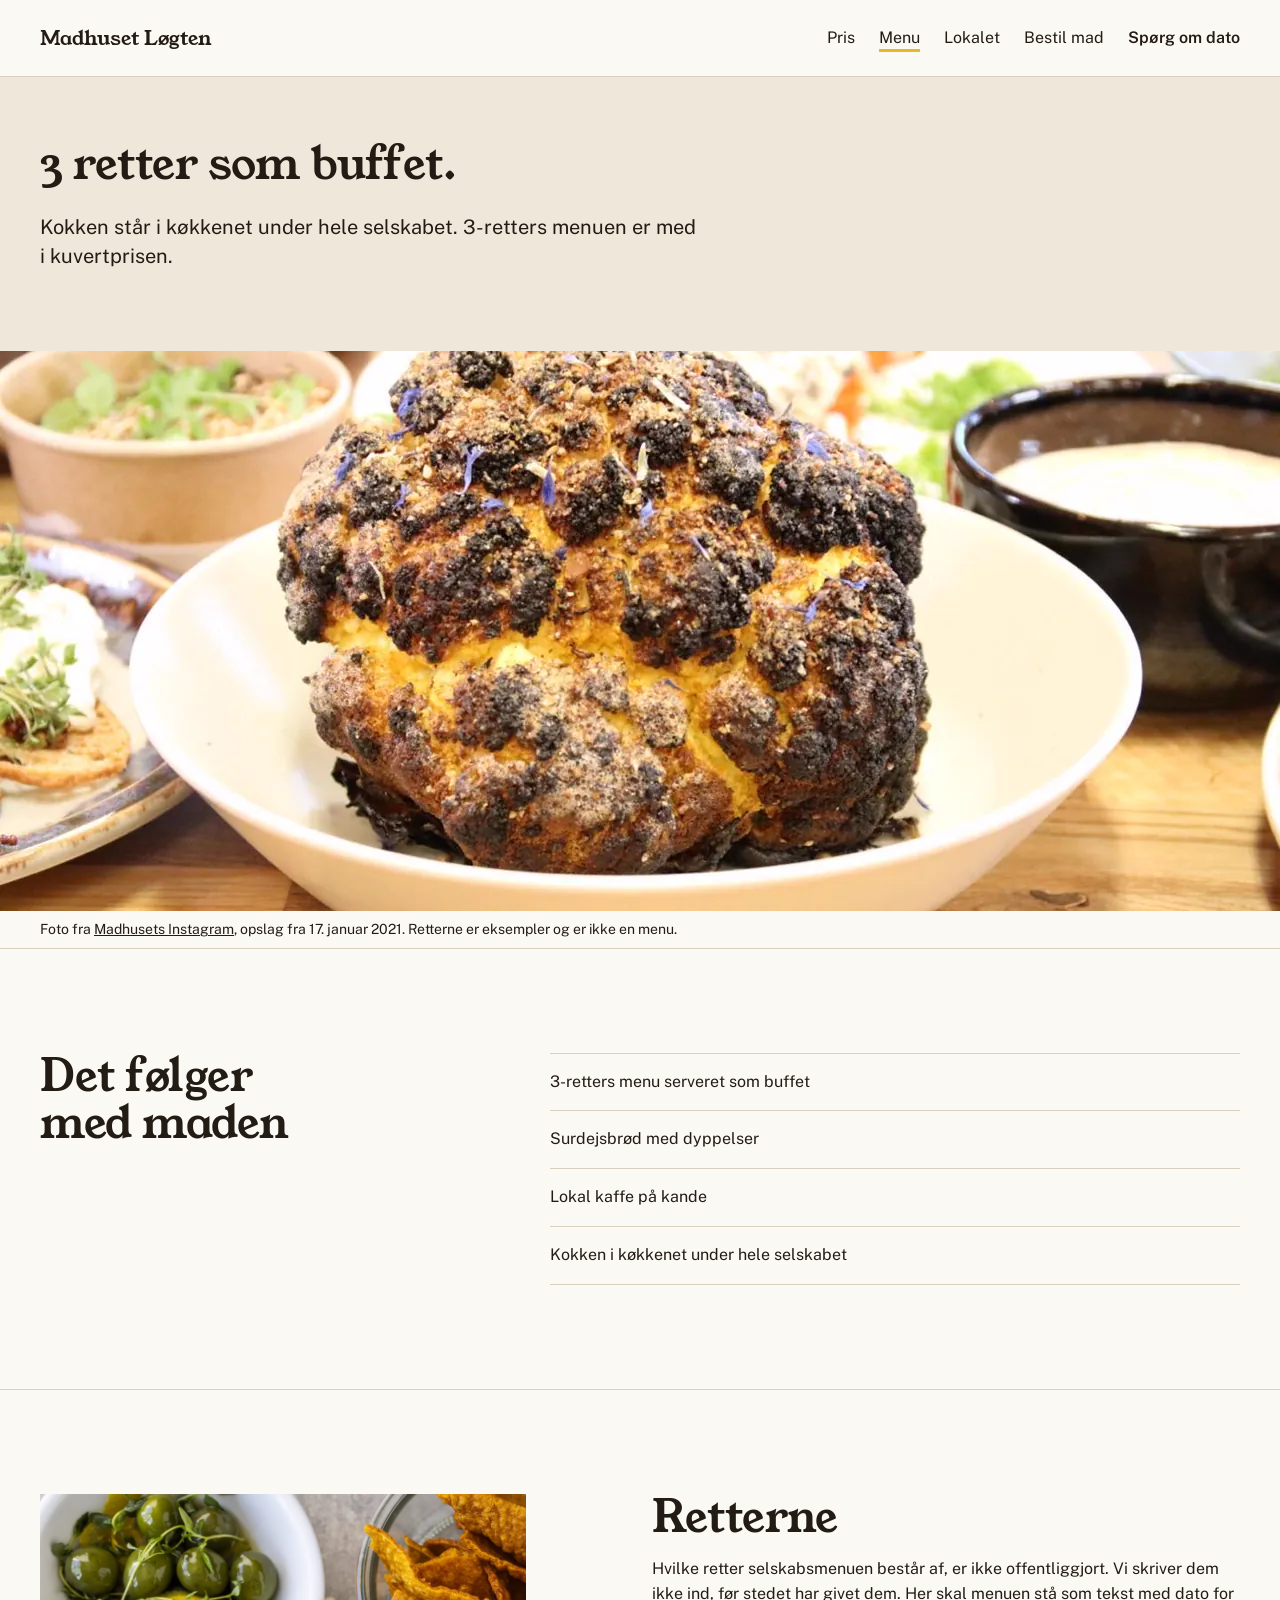
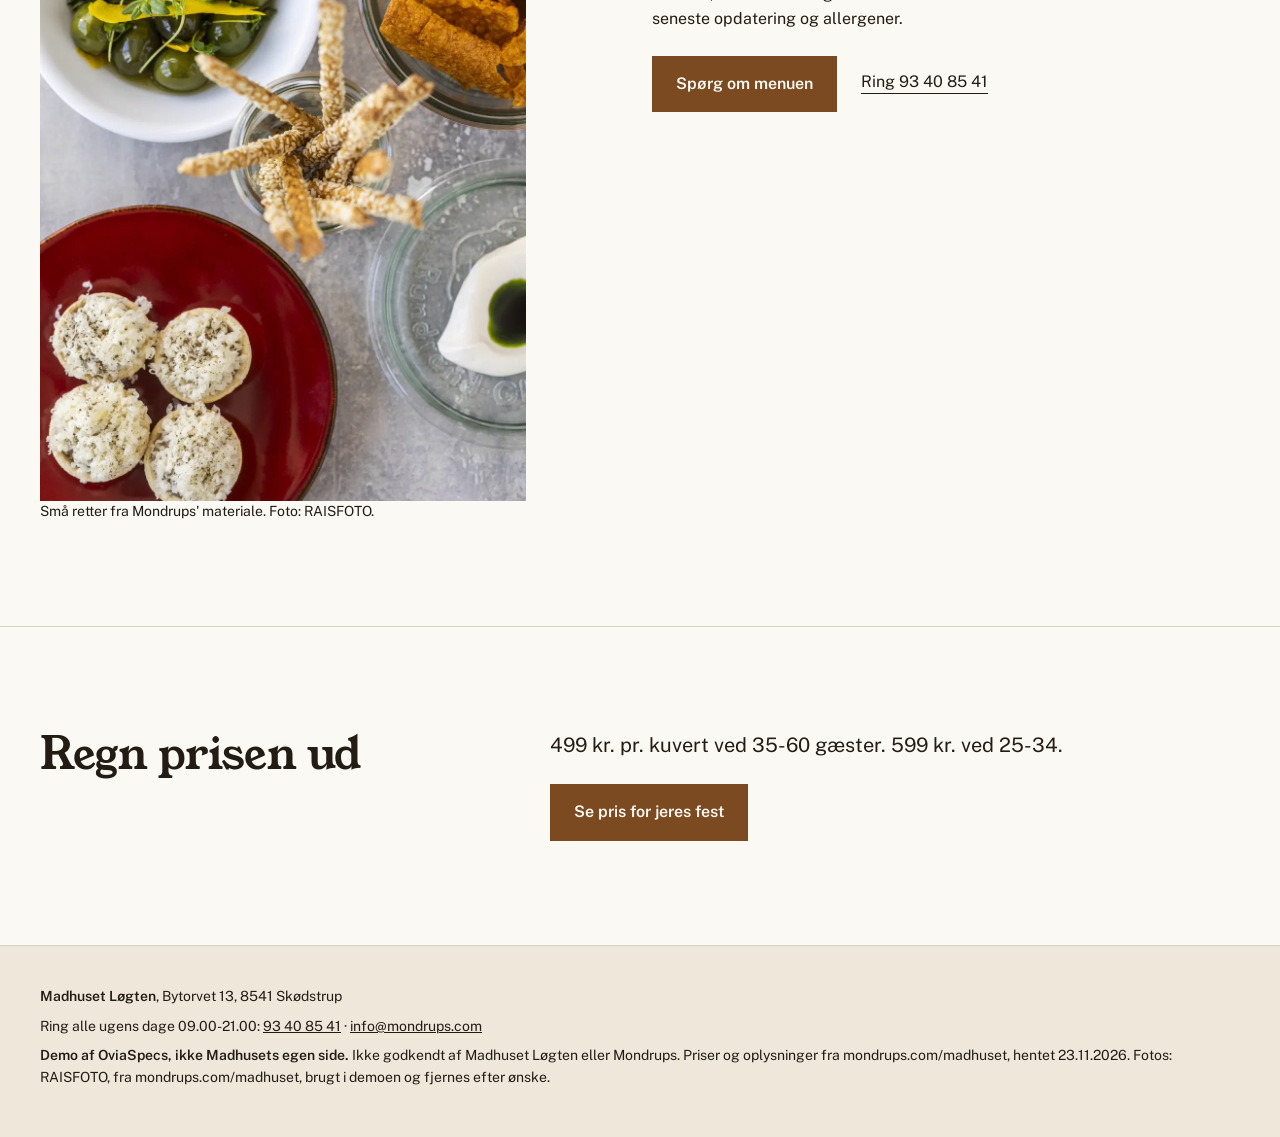
<file: menu.html>
<!doctype html>
<html lang="da">
<head>
<meta charset="utf-8">
<meta name="viewport" content="width=device-width, initial-scale=1">
<title>Selskabsmenu i Madhuset Løgten: 3 retter som buffet | Demo</title>
<meta name="description" content="Selskabsmenuen i Madhuset Løgten er en 3-retters buffet med surdejsbrød og lokal kaffe på kande. Se hvad der følger med, og regn prisen ud.">
<meta name="robots" content="noindex">
<link rel="icon" href="favicon-32.png" sizes="32x32" type="image/png">
<link rel="shortcut icon" href="favicon.ico">
<link rel="apple-touch-icon" href="apple-touch-icon.png">
<link rel="manifest" href="site.webmanifest">
<meta name="theme-color" content="#FBF9F4">
<link rel="preload" href="fonts/young-serif-latin-400-normal.woff2" as="font" type="font/woff2" crossorigin>
<link rel="preload" href="fonts/public-sans-latin-400-normal.woff2" as="font" type="font/woff2" crossorigin>
<link rel="preload" href="fonts/public-sans-latin-600-normal.woff2" as="font" type="font/woff2" crossorigin>
<link rel="stylesheet" href="css/tokens.css">
<link rel="stylesheet" href="css/site.css">
</head>
<body>
<a class="skip" href="#indhold">Gå til indhold</a>
<header class="top">
  <div class="wrap">
    <a class="brand" href="index.html">Madhuset Løgten</a>
    <nav class="nav" aria-label="Hovedmenu">
      <a href="pris.html">Pris</a>
      <a href="menu.html" aria-current="page">Menu</a>
      <a href="lokalet.html">Lokalet</a>
      <a href="bestil.html">Bestil mad</a>
      <a href="kontakt.html">Spørg om dato</a>
    </nav>
  </div>
</header>

<main id="indhold">
  <section class="page-head">
    <div class="wrap">
      <h1>3 retter som buffet.</h1>
      <p class="lead">Kokken står i køkkenet under hele selskabet. 3-retters menuen er med i kuvertprisen.</p>
    </div>
  </section>

  <section class="band">
    <figure class="photo">
      <picture>
        <source media="(max-width: 899px)" srcset="img/ig-blomkaal-720.webp" width="720" height="404">
        <img src="img/ig-blomkaal-1280.webp" width="1280" height="718" alt="Hel ovnbagt blomkål i en hvid skål mellem andre skåle med mad på et egetræsbord">
      </picture>
      <figcaption class="small">Foto fra <a href="https://www.instagram.com/madhusetloegten/p/CKKcVubjTAp/">Madhusets Instagram</a>, opslag fra 17. januar 2021. Retterne er eksempler og er ikke en menu.</figcaption>
      </figure>
  </section>

  <section class="includes">
    <div class="wrap">
      <h2>Det følger med maden</h2>
      <ul class="rows">
        <li>3-retters menu serveret som buffet</li>
        <li>Surdejsbrød med dyppelser</li>
        <li>Lokal kaffe på kande</li>
        <li>Kokken i køkkenet under hele selskabet</li>
      </ul>
    </div>
  </section>

  <section class="naer">
    <div class="wrap">
      <figure class="naer-bord">
        <img src="img/forretter.webp" width="1000" height="1499" loading="lazy" decoding="async" alt="Oliven med timian, sesamstænger, sprøde chips og små tærter med ost, set ovenfra">
        <figcaption class="small">Små retter fra Mondrups' materiale. Foto: RAISFOTO.</figcaption>
      </figure>
      <div class="naer-tekst" style="grid-row: 1;">
        <h2>Retterne</h2>
        <p>Hvilke retter selskabsmenuen består af, er ikke offentliggjort. Vi skriver dem ikke ind, før stedet har givet dem. Her skal menuen stå som tekst med dato for seneste opdatering og allergener.</p>
        <div class="actions"><a class="btn" href="mailto:info@mondrups.com?subject=Sp%C3%B8rgsm%C3%A5l%20om%20menuen">Spørg om menuen</a><a class="link" href="tel:+4593408541">Ring 93 40 85 41</a></div>
      </div>
    </div>
  </section>

  <section class="split">
    <div class="wrap">
      <h2>Regn prisen ud</h2>
      <div class="body">
        <p class="lead">499 kr. pr. kuvert ved 35-60 gæster. 599 kr. ved 25-34.</p>
        <div class="actions"><a class="btn" href="pris.html">Se pris for jeres fest</a></div>
      </div>
    </div>
  </section>
</main>

<footer>
  <div class="wrap">
    <div>
      <p><strong>Madhuset Løgten</strong>, Bytorvet 13, 8541 Skødstrup</p>
      <p>Ring alle ugens dage 09.00-21.00: <a href="tel:+4593408541">93 40 85 41</a> · <a href="mailto:info@mondrups.com">info@mondrups.com</a></p>
      <p><strong>Demo af OviaSpecs, ikke Madhusets egen side.</strong> Ikke godkendt af Madhuset Løgten eller Mondrups. Priser og oplysninger fra mondrups.com/madhuset, hentet 23.11.2026. Fotos: RAISFOTO, fra mondrups.com/madhuset, brugt i demoen og fjernes efter ønske.</p>
    </div>
  </div>
</footer>
</body>
</html>
</file>
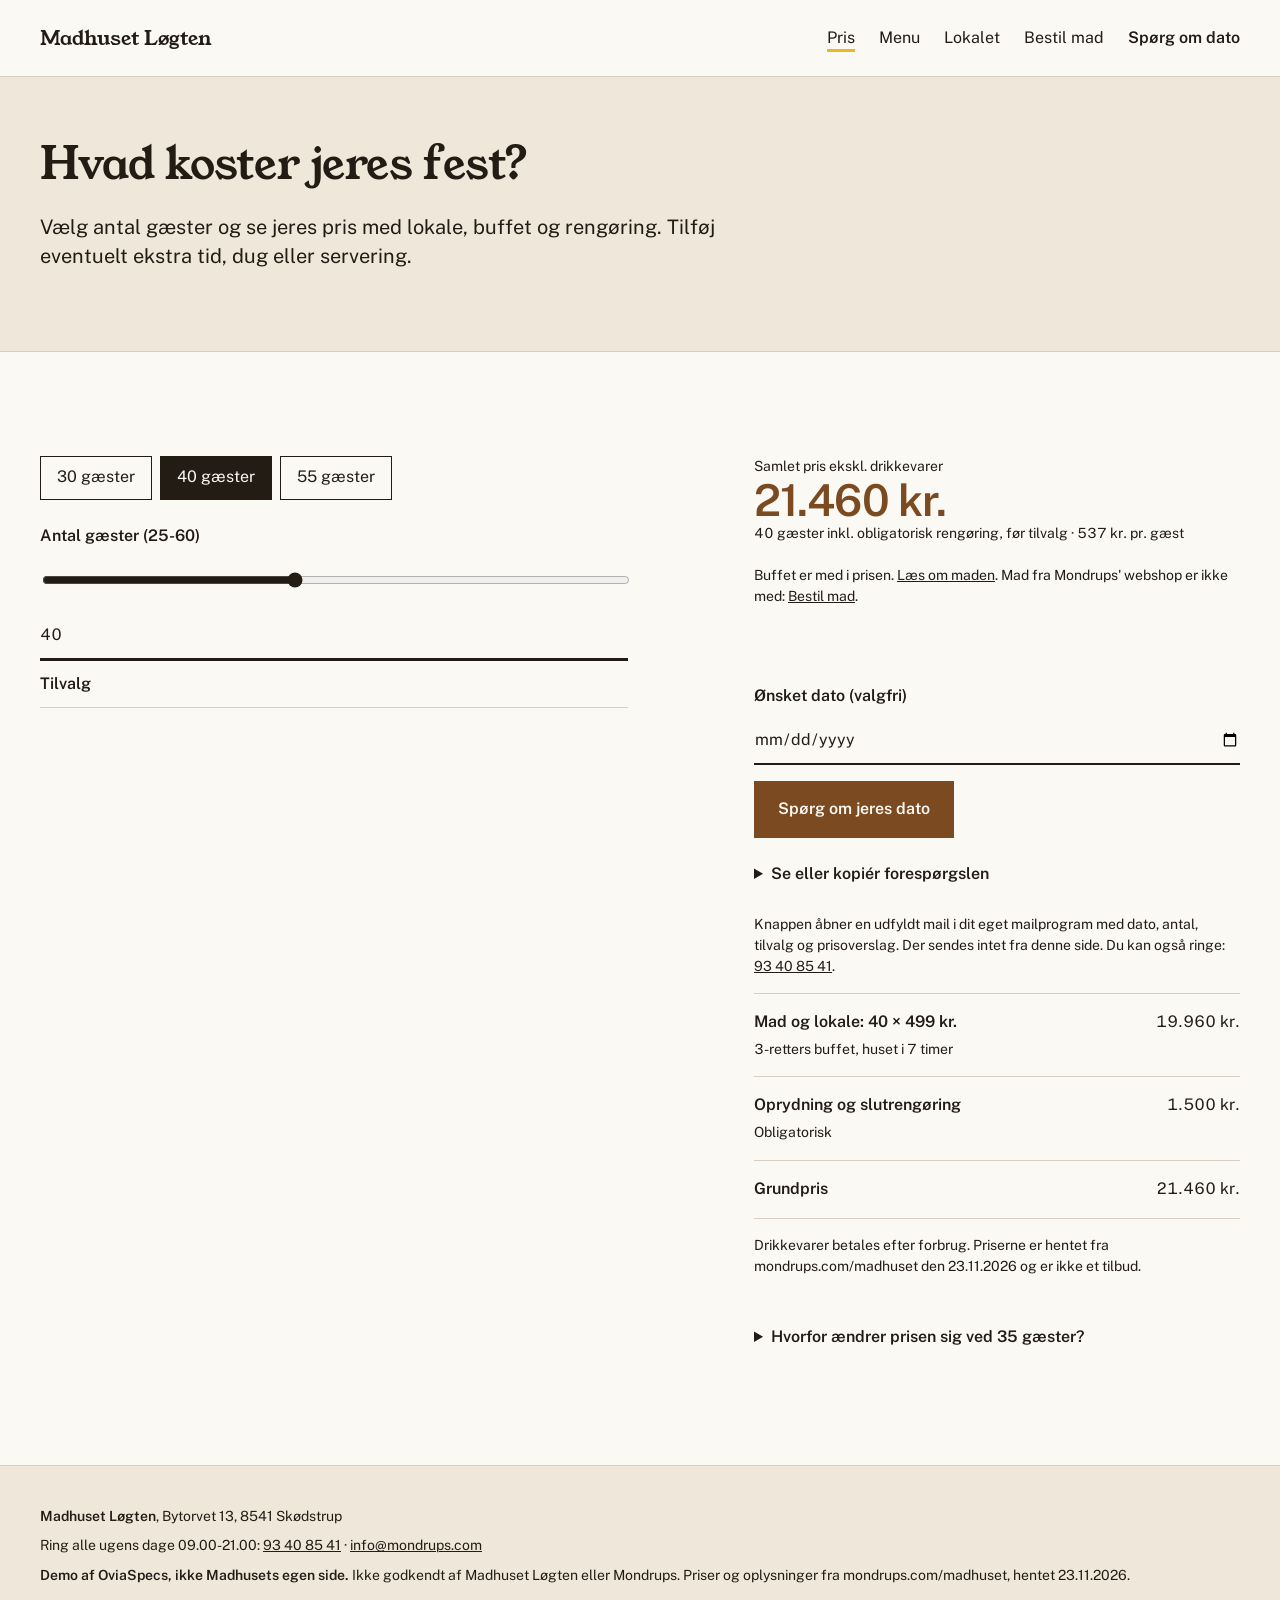
<file: pris.html>
<!doctype html>
<html lang="da">
<head>
<meta charset="utf-8">
<meta name="viewport" content="width=device-width, initial-scale=1">
<title>Pris på selskab i Madhuset Løgten: regn selv efter | Demo</title>
<meta name="description" content="Se prisen for jeres selskab i Madhuset Løgten: gæstetal, rengøring, tilvalg og pris pr. gæst. Priser fra mondrups.com, hentet 23.11.2026.">
<meta name="robots" content="noindex">
<link rel="icon" href="favicon-32.png" sizes="32x32" type="image/png">
<link rel="shortcut icon" href="favicon.ico">
<link rel="apple-touch-icon" href="apple-touch-icon.png">
<link rel="manifest" href="site.webmanifest">
<meta name="theme-color" content="#FBF9F4">
<link rel="preload" href="fonts/young-serif-latin-400-normal.woff2" as="font" type="font/woff2" crossorigin>
<link rel="preload" href="fonts/public-sans-latin-400-normal.woff2" as="font" type="font/woff2" crossorigin>
<link rel="preload" href="fonts/public-sans-latin-600-normal.woff2" as="font" type="font/woff2" crossorigin>
<link rel="stylesheet" href="css/tokens.css">
<link rel="stylesheet" href="css/site.css">
<link rel="modulepreload" href="js/pris.js">
<link rel="modulepreload" href="js/beregn.js">
<link rel="modulepreload" href="js/mail.js">
</head>
<body>
<a class="skip" href="#indhold">Gå til indhold</a>
<header class="top">
  <div class="wrap">
    <a class="brand" href="index.html">Madhuset Løgten</a>
    <nav class="nav" aria-label="Hovedmenu">
      <a href="pris.html" aria-current="page">Pris</a>
      <a href="menu.html">Menu</a>
      <a href="lokalet.html">Lokalet</a>
      <a href="bestil.html">Bestil mad</a>
      <a href="kontakt.html">Spørg om dato</a>
    </nav>
  </div>
</header>

<main id="indhold">
  <section class="page-head">
    <div class="wrap">
      <h1>Hvad koster jeres fest?</h1>
      <p class="lead">Vælg antal gæster og se jeres pris med lokale, buffet og rengøring. Tilføj eventuelt ekstra tid, dug eller servering.</p>
    </div>
  </section>

  <section>
    <div class="wrap pris-wrap">
      <div class="field p-gaester">
        <div class="guest-shortcuts" aria-label="Vælg gæstetal">
          <button type="button" data-gaester="30">30 gæster</button>
          <button type="button" data-gaester="40">40 gæster</button>
          <button type="button" data-gaester="55">55 gæster</button>
        </div>
        <label for="guests">Antal gæster (25-60)</label>
        <input type="range" id="guests-range" min="25" max="60" value="40" aria-label="Antal gæster, skyder">
        <input type="number" id="guests" min="25" max="60" value="40" inputmode="numeric">
      </div>

      <div class="totalbar" aria-live="polite">
        <p class="small" id="total-label">Samlet pris ekskl. drikkevarer</p>
        <p class="total" id="total">21.460 kr.</p>
        <p class="small num" id="total-sub"></p>
        <p class="small">Buffet er med i prisen. <a href="menu.html">Læs om maden</a>. Mad fra Mondrups' webshop er ikke med: <a href="bestil.html">Bestil mad</a>.</p>
      </div>

      <div class="ask">
        <div class="field">
          <label for="dato">Ønsket dato (valgfri)</label>
          <input type="date" id="dato">
        </div>
        <a class="btn" id="mail" href="mailto:info@mondrups.com">Spørg om jeres dato</a>
        <details class="mail-preview" id="forespoergsel" hidden>
          <summary>Se eller kopiér forespørgslen</summary>
          <label for="mail-text">Jeres forespørgsel</label>
          <textarea id="mail-text" rows="7" readonly></textarea>
          <button type="button" class="knaplink" id="mail-copy">Kopiér teksten</button>
          <p class="small" id="mail-status" role="status"></p>
        </details>
        <p class="small">Knappen åbner en udfyldt mail i dit eget mailprogram med dato, antal, tilvalg og prisoverslag. Der sendes intet fra denne side. Du kan også ringe: <a href="tel:+4593408541">93 40 85 41</a>.</p>
      </div>

      <details class="options">
        <summary>Tilvalg</summary>
        <div class="calc">
          <div class="field">
            <label for="extra">Ekstra timer ud over de 7 (0-5)</label>
            <input type="number" id="extra" min="0" max="5" value="0" inputmode="numeric">
            <div class="hours">
              <div class="hours-bar" id="hours-bar" role="img" aria-label="7 timer er med i prisen. Hver ekstra time koster 1.500 kr.">
                <span class="in">1</span><span class="in">2</span><span class="in">3</span><span class="in">4</span><span class="in">5</span><span class="in">6</span><span class="in">7</span><span class="out">8</span><span class="out">9</span><span class="out">10</span><span class="out">11</span><span class="out">12</span>
              </div>
              <div class="hours-key">
                <p><i class="sw in"></i>Time 1-7 er med i prisen.</p>
                <p><i class="sw out"></i>Hver ekstra time: 1.500 kr. pr. påbegyndt time.</p>
              </div>
            </div>
          </div>
          <div class="field">
            <span class="check"><input type="checkbox" id="linen"><label for="linen">Hvid dug og servietter (25 kr. pr. kuvert)</label></span>
          </div>
          <fieldset class="fieldset field">
            <legend>Servering (275 kr. pr. person pr. time)</legend>
            <label for="waiters">Antal serveringsfolk (0-5)</label>
            <input type="number" id="waiters" min="0" max="5" value="0" inputmode="numeric">
            <label for="whours">Timer pr. person (0-12)</label>
            <input type="number" id="whours" min="0" max="12" value="0" inputmode="numeric">
            <p class="small">Hvor meget servering I har brug for, kan I afklare ved at ringe.</p>
          </fieldset>
        </div>
      </details>

      <div class="breakdown">
        <dl class="ledger" id="lines"></dl>
        <p class="small" style="margin-top:var(--s-16)">Drikkevarer betales efter forbrug. Priserne er hentet fra mondrups.com/madhuset den 23.11.2026 og er ikke et tilbud.</p>
      </div>

      <details class="price-explainer">
        <summary>Hvorfor ændrer prisen sig ved 35 gæster?</summary>
        <figure class="chart">
        <svg id="chart" viewBox="0 0 360 200" role="img" aria-labelledby="chart-cap"></svg>
        <figcaption class="small" id="chart-cap"></figcaption>
      </figure>
      </details>
      <noscript><p>Uden JavaScript kan beregneren ikke vises. Priserne står på <a href="index.html">forsiden</a>.</p></noscript>
    </div>
  </section>
</main>

<footer>
  <div class="wrap">
    <div>
      <p><strong>Madhuset Løgten</strong>, Bytorvet 13, 8541 Skødstrup</p>
      <p>Ring alle ugens dage 09.00-21.00: <a href="tel:+4593408541">93 40 85 41</a> · <a href="mailto:info@mondrups.com">info@mondrups.com</a></p>
      <p><strong>Demo af OviaSpecs, ikke Madhusets egen side.</strong> Ikke godkendt af Madhuset Løgten eller Mondrups. Priser og oplysninger fra mondrups.com/madhuset, hentet 23.11.2026.</p>
    </div>
  </div>
</footer>
<script type="module" src="js/pris.js"></script>
</body>
</html>
</file>
<file: css/tokens.css>
/* Fonte: Young Serif og Public Sans, begge SIL Open Font License 1.1, selv-hostet (latin-undersæt dækker æ, ø, å) */
@font-face { font-family: "Young Serif"; font-weight: 400; font-style: normal; font-display: swap; src: url("../fonts/young-serif-latin-400-normal.woff2") format("woff2"); }
@font-face { font-family: "Public Sans"; font-weight: 400; font-style: normal; font-display: swap; src: url("../fonts/public-sans-latin-400-normal.woff2") format("woff2"); }
@font-face { font-family: "Public Sans"; font-weight: 600; font-style: normal; font-display: swap; src: url("../fonts/public-sans-latin-600-normal.woff2") format("woff2"); }

:root {
  --c-ink: #231C15;
  --c-paper: #FBF9F4;
  --c-surface: #EFE8DA;
  --c-accent: #7B4A20;
  --c-line: #D8CFBE;
  --c-sun: #E9B824;
  --c-oak: #B68649;

  --f-display: "Young Serif", "Iowan Old Style", "Palatino Linotype", Georgia, serif;
  --f-body: "Public Sans", system-ui, -apple-system, "Segoe UI", Roboto, sans-serif;

  --t-14: 0.875rem;
  --t-16: 1rem;
  --t-20: 1.25rem;
  --t-28: 1.75rem;
  --t-44: 2.75rem;
  --t-72: 4.5rem;

  --s-4: 0.25rem;
  --s-8: 0.5rem;
  --s-16: 1rem;
  --s-24: 1.5rem;
  --s-40: 2.5rem;
  --s-64: 4rem;
  --s-104: 6.5rem;
}
</file>
<file: css/site.css>
*, *::before, *::after { box-sizing: border-box; }
html { -webkit-text-size-adjust: 100%; }
body {
  margin: 0;
  background: var(--c-paper);
  color: var(--c-ink);
  font: var(--t-16)/1.55 var(--f-body);
}
img, svg { max-width: 100%; display: block; }
img { height: auto; }
a { color: inherit; text-decoration-thickness: 1px; }
:focus-visible { outline: 2px solid var(--c-ink); outline-offset: 2px; }

h1, h2, h3 { font-family: var(--f-display); font-weight: 400; letter-spacing: -0.01em; line-height: 1.08; margin: 0; text-wrap: balance; }
h1 { font-size: var(--t-44); }
h2 { font-size: var(--t-28); }
h3 { font-size: var(--t-20); line-height: 1.25; letter-spacing: 0; }
p { margin: 0 0 var(--s-16); max-width: 60ch; text-wrap: pretty; }
.wrap > h1, .wrap > h2 { margin-bottom: var(--s-24); }
.lead { font-size: var(--t-20); line-height: 1.45; }
.small { font-size: var(--t-14); line-height: 1.5; }
.num { font-variant-numeric: tabular-nums; }

/* Layout: 4 kolonner mobil, 12 desktop */
.wrap {
  display: grid;
  grid-template-columns: repeat(4, 1fr);
  column-gap: var(--s-16);
  padding-inline: var(--s-24);
  max-width: 1280px;
  margin-inline: auto;
}
.wrap > * { grid-column: 1 / -1; }
section { padding-block: var(--s-64); }
section + section { border-top: 1px solid var(--c-line); }

/* Demo-stribe */

/* Header */
.top { padding-block: var(--s-16); border-bottom: 1px solid var(--c-line); }
.top .wrap { align-items: baseline; row-gap: var(--s-8); }
.brand { font-family: var(--f-display); font-size: var(--t-20); text-decoration: none; }
.nav { display: flex; flex-wrap: wrap; gap: var(--s-8) var(--s-24); }
.nav a { display: inline-block; padding-block: var(--s-8); text-decoration: none; min-height: 44px; }
.nav a:hover, .nav a[aria-current="page"] { text-decoration: underline; text-underline-offset: 6px; }

/* Knapper og links */
.btn {
  display: inline-block;
  background: var(--c-accent);
  color: var(--c-paper);
  font-weight: 600;
  text-decoration: none;
  padding: var(--s-16) var(--s-24);
  min-height: 48px;
  border: 0;
  border-radius: 0;
  cursor: pointer;
  font-family: inherit;
  font-size: var(--t-16);
}
.btn:hover { text-decoration: underline; text-underline-offset: 6px; }
.link { text-decoration: underline; text-underline-offset: 6px; display: inline-block; padding-block: var(--s-8); min-height: 44px; }
.actions { display: flex; flex-wrap: wrap; align-items: center; gap: var(--s-16) var(--s-24); margin-top: var(--s-24); }

.knaplink { font: inherit; background: none; border: 0; color: inherit; text-decoration: underline; text-underline-offset: 6px; text-decoration-thickness: 1px; padding: var(--s-8) 0; min-height: 44px; cursor: pointer; }

/* Nærbillede og rum */
.naer figure { margin: 0; }
.naer img { width: 100%; height: auto; }
.naer-bord img { aspect-ratio: 4 / 5; object-fit: cover; object-position: 50% 70%; }
.naer .wrap { row-gap: var(--s-24); }
.naer-tekst h2 { margin-bottom: var(--s-16); }

/* De 7 timer: ét felt pr. time, de 7 første er med i prisen */
.hours { margin-top: var(--s-40); }
.hours-bar { display: grid; grid-template-columns: repeat(12, 1fr); gap: var(--s-4); }
.hours-bar span { display: grid; place-items: center; height: 48px; font-size: var(--t-14); font-weight: 600; font-variant-numeric: tabular-nums; }
.hours-bar .in { background: var(--c-ink); color: var(--c-paper); }
.hours-bar .out { border: 1px dashed var(--c-ink); }
.hours-bar .used { background: var(--c-ink); color: var(--c-paper); border-style: solid; }
.hours-key { display: grid; grid-template-columns: 1fr; gap: var(--s-4); margin-top: var(--s-16); font-size: var(--t-14); line-height: 1.4; }
.sw { display: inline-block; width: 12px; height: 12px; margin-right: var(--s-8); vertical-align: -1px; }
.sw.in { background: var(--c-ink); }
.sw.out { border: 1px dashed var(--c-ink); }
.hours-key p { margin: 0; }

/* Lister med hårlinjer */
.rows { list-style: none; margin: 0; padding: 0; border-top: 1px solid var(--c-line); }
.rows li { padding-block: var(--s-16); border-bottom: 1px solid var(--c-line); }
.groups { display: grid; gap: var(--s-40); }
.group h3 { margin-bottom: var(--s-8); }
.ledger { margin: 0; border-top: 1px solid var(--c-line); }
.ledger > div { display: grid; grid-template-columns: 1fr auto; gap: var(--s-4) var(--s-24); padding-block: var(--s-16); border-bottom: 1px solid var(--c-line); }
.ledger dt { font-weight: 600; }
.ledger dd { margin: 0; text-align: right; font-variant-numeric: tabular-nums; }
.ledger .note { grid-column: 1 / -1; font-size: var(--t-14); text-align: left; }

/* Pladsholder til manglende billeder */
.ph {
  margin: 0;
  background: var(--c-surface);
  min-height: 240px;
  aspect-ratio: 16 / 9;
  display: flex;
  align-items: flex-end;
  padding: var(--s-16) var(--s-24);
  font-size: var(--t-14);
  font-weight: 600;
}
.bleed { grid-column: 1 / -1; margin-inline: calc(var(--s-24) * -1); }
.bleed .ph { aspect-ratio: auto; min-height: 280px; }

/* Bredt foto */
.band { padding-block: 0; border-top: 0; }
.photo { margin: 0; }
.photo img { width: 100%; aspect-ratio: 4 / 3; object-fit: cover; }
.photo figcaption { padding: var(--s-8) var(--s-24); }

/* Beregner */
.calc { display: grid; gap: var(--s-24); }
.field { display: grid; gap: var(--s-8); }
.field label, .field legend { font-weight: 600; }
.field input[type="number"] {
  font: inherit;
  color: inherit;
  background: var(--c-paper);
  border: 0;
  border-bottom: 2px solid var(--c-ink);
  border-radius: 0;
  padding: var(--s-8) 0;
  min-height: 48px;
  width: 100%;
  font-variant-numeric: tabular-nums;
}
.field input[type="date"] { font: inherit; color: inherit; background: var(--c-paper); border: 0; border-bottom: 2px solid var(--c-ink); border-radius: 0; padding: var(--s-8) 0; min-height: 48px; width: 100%; }
.field input[type="range"] { width: 100%; min-height: 44px; accent-color: var(--c-ink); }
.check { display: flex; gap: var(--s-16); align-items: center; min-height: 48px; }
.check input { width: 24px; height: 24px; accent-color: var(--c-ink); }
.total { font-family: var(--f-body); font-weight: 600; font-size: var(--t-44); line-height: 1.05; letter-spacing: -0.02em; color: var(--c-accent); margin: 0 0 var(--s-4); }
.fieldset { border: 0; padding: 0; margin: 0; }
.fieldset legend { padding: 0; margin-bottom: var(--s-8); }
.totalbar { position: static; background: var(--c-paper); border-top: 1px solid var(--c-ink); padding: var(--s-16) 0 var(--s-8); margin-top: var(--s-24); }
.totalbar p { margin: 0; }

/* Diagram: samlet pris efter antal gæster */
.chart { margin: var(--s-40) 0 0; }
.chart svg { width: 100%; height: auto; overflow: visible; }
.chart .grid { stroke: var(--c-line); stroke-width: 1; }
.chart .line { fill: none; stroke: var(--c-ink); stroke-width: 2; }
.chart .mark { fill: var(--c-accent); }
.chart .guide { stroke: var(--c-accent); stroke-width: 1; stroke-dasharray: 3 3; }
.chart text { font-family: var(--f-body); font-size: 13px; fill: var(--c-ink); }
.chart figcaption { margin-top: var(--s-8); }


/* Pris: tilvalg og forespørgsel */
.options summary { font-weight: 600; cursor: pointer; min-height: 48px; display: flex; align-items: center; border-top: 1px solid var(--c-ink); border-bottom: 1px solid var(--c-line); }
.options[open] summary { border-bottom-color: var(--c-ink); }
.options .calc { padding-top: var(--s-24); }
.ask { display: grid; gap: var(--s-16); margin-top: var(--s-24); }
.ask .btn { justify-self: start; }

/* Bordplaner set ovenfra (illustration) */
.plan { width: 100%; height: auto; }
.plan-rum { fill: var(--c-surface); stroke: var(--c-ink); stroke-width: 0.06; }
.plan-bord { fill: var(--c-paper); stroke: var(--c-ink); stroke-width: 0.04; }
.plan-stol { fill: var(--c-ink); }
.plan-buffet { fill: var(--c-accent); }
.plan-tekst { font-family: var(--f-body); font-size: 0.5px; fill: var(--c-paper); }
.planer { display: grid; gap: var(--s-24); }
.planer figure { margin: 0; }

footer { border-top: 1px solid var(--c-line); padding-block: var(--s-40); font-size: var(--t-14); }
footer p { max-width: none; margin-bottom: var(--s-8); }

/* ---------- Identitet fra fotoernes materialer: hvid dug, træ, glas, gule blomster ---------- */
.skip { position: absolute; top: var(--s-8); left: var(--s-8); z-index: 10; padding: var(--s-8) var(--s-16); background: var(--c-paper); transform: translateY(-150%); }
.skip:focus { transform: none; }
.top .wrap { row-gap: var(--s-4); }
.nav { gap: 0 clamp(0.5rem, 2.4vw, 1.25rem); }
.nav a { font-size: 0.9375rem; }
.nav a { display: inline-flex; align-items: center; padding-block: var(--s-4); }
.nav a:last-child { font-weight: 600; }
.nav a[aria-current="page"] { text-decoration-color: var(--c-sun); text-decoration-thickness: 3px; }
.page-head { background: var(--c-surface); padding-block: var(--s-40); }
footer { background: var(--c-surface); }
.btn-sek { background: var(--c-paper); color: var(--c-ink); border: 1px solid var(--c-ink); }

/* Forside: døråbningen. Salen først, en kompakt flade med tekst */
.entrance { position: relative; padding: 0; border-top: 0; }
.entrance-foto { margin: 0; position: relative; }
.entrance-foto img { width: 100%; height: auto; aspect-ratio: 4 / 3; object-fit: cover; object-position: 50% 74%; }
.entrance-foto figcaption { position: absolute; left: 0; bottom: 0; background: var(--c-paper); padding: var(--s-4) var(--s-8); font-size: var(--t-14); }
.entrance-3d { position: absolute; right: var(--s-16); bottom: var(--s-16); }
.entrance-panel { background: var(--c-paper); padding: var(--s-24); }
.entrance-panel .where { margin: 0 0 var(--s-8); font-size: var(--t-14); font-weight: 600; }
.entrance-panel h1 { font-size: var(--t-28); line-height: 1.08; margin-bottom: var(--s-8); }
.entrance-panel p { margin-bottom: 0; }
.entrance-panel .actions { margin-top: var(--s-16); }

.front-facts { display: grid; grid-template-columns: repeat(3, minmax(0, 1fr)); margin: 0; }
.front-facts > div { padding: var(--s-16) var(--s-8); }
.front-facts > div + div { border-left: 1px solid var(--c-line); padding-left: var(--s-16); }
.front-facts dt { font: 400 clamp(1.1rem, 4.4vw, 2rem)/1.2 var(--f-display); }
.front-facts dd { margin: var(--s-4) 0 0; font-size: var(--t-14); line-height: 1.3; }
.front-detail { padding-block: 0; background: var(--c-surface); }
.front-story .wrap, .front-table .wrap, .front-menu .wrap, .front-price .wrap { row-gap: var(--s-24); }
.story-photo { margin: 0; }
.story-photo img { width: 100%; aspect-ratio: 5 / 4; object-fit: cover; object-position: 50% 59%; }
.story-copy h2, .table-copy h2, .front-menu h2, .front-price h2 { margin-bottom: var(--s-16); }
.story-copy .link { margin-top: var(--s-16); }
.front-table { background: var(--c-surface); }
.front-table .planer { gap: var(--s-16); }
.front-table .planer figure { margin: 0; }
.front-menu img { width: 100%; aspect-ratio: 16 / 10; object-fit: cover; }
.front-prices { align-self: center; margin: 0; }
.front-prices dt a { text-underline-offset: 0.25em; }
.front-prices dd { font-weight: 600; }

/* Pris og forespørgsel */
.guest-shortcuts { display: flex; flex-wrap: wrap; gap: var(--s-8); margin-bottom: var(--s-16); }
.guest-shortcuts button { font: inherit; color: inherit; background: var(--c-paper); border: 1px solid var(--c-ink); border-radius: 0; min-height: 44px; padding: var(--s-8) var(--s-16); cursor: pointer; }
.guest-shortcuts button[aria-pressed="true"] { background: var(--c-ink); color: var(--c-paper); }
.price-explainer { margin-block: var(--s-24) 0; }
.price-explainer summary, .mail-preview summary { cursor: pointer; min-height: 44px; padding-block: var(--s-8); font-weight: 600; }
.price-explainer .chart { margin-top: var(--s-16); }
.mail-preview textarea { display: block; width: 100%; margin-top: var(--s-4); padding: var(--s-16); font: inherit; color: inherit; background: var(--c-paper); border: 1px solid var(--c-ink); border-radius: 0; resize: vertical; }
.mail-preview label { font-size: var(--t-14); }

/* 3D-visningen: bordplan ved siden af fotoet af lokalet */
[hidden] { display: none !important; }
dialog { overscroll-behavior: contain; border: 0; padding: 0; margin: 0; width: 100%; max-width: none; height: 100dvh; max-height: none; background: var(--c-paper); color: var(--c-ink); }
dialog::backdrop { background: var(--c-ink); }
body:has(#rundt[open]) { overflow: hidden; }
.rundt-ramme { display: flex; flex-direction: column; gap: var(--s-8); height: 100%; padding: var(--s-16) var(--s-24); max-width: 1280px; margin-inline: auto; }
.rundt-ramme p { margin: 0; max-width: none; }
#rundt-status:empty { display: none; }
.rundt-top { display: flex; justify-content: space-between; align-items: center; }
.rundt-top h2 { font-size: var(--t-20); }
.rundt-faner, .rundt-valg, .rundt-kontrol { display: flex; flex-wrap: wrap; gap: var(--s-8); }
.rundt-faner button, .rundt-valg button, .rundt-kontrol button { font: inherit; padding: var(--s-8) var(--s-16); min-height: 44px; background: var(--c-paper); color: var(--c-ink); border: 1px solid var(--c-ink); border-radius: 0; cursor: pointer; }
.rundt-faner button[aria-pressed="true"], .rundt-valg button[aria-pressed="true"] { background: var(--c-ink); color: var(--c-paper); }
.rundt-hoved { flex: 1 1 0; min-height: 0; display: grid; gap: var(--s-16); grid-template-columns: minmax(0, 1fr); grid-template-rows: minmax(0, 1fr); }
.rundt-model { display: flex; flex-direction: column; gap: var(--s-8); min-height: 0; }
.rundt-scene-ramme { position: relative; flex: 1 1 0; min-height: 220px; border: 1px solid var(--c-line); background: var(--c-paper); }
.rundt-scene { position: absolute; inset: 0; }
.rundt-scene canvas { position: absolute; inset: 0; width: 100%; height: 100%; display: block; cursor: grab; touch-action: none; }
.rundt-scene canvas[data-traekker] { cursor: grabbing; }
.rundt-tip { display: none; }
@media (pointer: coarse) {
  .rundt-tip { display: block; position: absolute; inset: auto auto .5rem .5rem; padding: .24rem .42rem; background: var(--c-paper); font-size: .75rem; pointer-events: none; }
  .rundt-scene[hidden] ~ .rundt-tip { display: none; }
}
.rundt-maerke { position: absolute; left: 0; top: 0; z-index: 1; pointer-events: none; background: var(--c-paper); border-right: 1px solid var(--c-line); border-bottom: 1px solid var(--c-line); padding: var(--s-4) var(--s-8); font-weight: 600; font-size: var(--t-14); }
.rundt-maerke::before { content: ""; display: inline-block; width: 10px; height: 10px; background: var(--c-sun); margin-right: var(--s-8); }
.rundt-planer { position: absolute; inset: 0; overflow: auto; padding: var(--s-16); }
.rundt-planer figure { margin: 0; }
.rundt-planer figure:not(.valgt) { display: none; }
.rundt-foto { margin: 0; min-height: 0; display: flex; flex-direction: column; gap: var(--s-8); }
.rundt-foto img { width: 100%; flex: 1 1 0; min-height: 0; object-fit: cover; object-position: 50% 70%; }
.rundt-ramme[data-fane="plan"] .rundt-foto { display: none; }
.rundt-ramme[data-fane="foto"] .rundt-model { display: none; }
.rundt-bund { display: flex; flex-wrap: wrap; gap: var(--s-16); align-items: center; justify-content: space-between; }
.rundt-styring { display: flex; flex-direction: column; gap: var(--s-8); }
@media (max-width: 899px) {
  .rundt-ramme { height: auto; min-height: 100%; padding-inline: var(--s-16); }
  .rundt-hoved { flex: 1 0 auto; }
  .rundt-scene-ramme { min-height: clamp(220px, 40dvh, 480px); }
  .rundt-foto img { flex: none; height: auto; aspect-ratio: 3 / 2; max-height: 50dvh; }
  .rundt-bund {
    position: sticky;
    z-index: 2;
    bottom: 0;
    padding: var(--s-8) 0 max(var(--s-8), env(safe-area-inset-bottom));
    background: var(--c-paper);
  }
}

@media (min-width: 900px) {
  h1 { font-size: var(--t-44); }
  h2 { font-size: var(--t-44); }
  .wrap { grid-template-columns: repeat(12, 1fr); column-gap: var(--s-24); padding-inline: var(--s-40); }
  .wrap > h2 { margin-bottom: 0; }
  section { padding-block: var(--s-104); }
  .page-head { padding-block: var(--s-64); }
    .top .wrap { align-items: center; }
  .top .brand { grid-column: 1 / 5; }
  .top .nav { grid-column: 5 / -1; justify-content: flex-end; gap: var(--s-16) var(--s-24); }
  .nav { gap: var(--s-24); }
  .nav a { font-size: var(--t-16); }
  .entrance { height: clamp(520px, calc(100svh - 140px), 860px); }
  .entrance-foto, .entrance-foto img { height: 100%; }
  .entrance-foto img { aspect-ratio: auto; object-position: 50% 68%; }
  .entrance-panel { position: absolute; top: var(--s-40); left: var(--s-40); width: min(27rem, 47%); }
  .entrance-panel h1 { font-size: var(--t-44); }
  .entrance-3d { right: var(--s-40); bottom: var(--s-40); }
  .entrance-foto figcaption { left: auto; right: 0; bottom: 0; }
  .front-facts > div { padding-block: var(--s-24); }
  .front-story .story-photo { grid-column: 2 / 6; }
  .story-photo img { aspect-ratio: 4 / 5; }
  .front-story .story-copy { grid-column: 7 / 12; align-self: center; }
  .front-table .table-copy { grid-column: 1 / 5; align-self: center; }
  .front-table .planer { grid-column: 6 / -1; grid-template-columns: 1fr 1fr; }
  .front-menu .wrap > div { grid-column: 1 / 6; align-self: center; }
  .front-menu img { grid-column: 7 / -1; }
  .front-price-copy { grid-column: 1 / 7; }
  .front-prices { grid-column: 8 / -1; }
  .naer-bord { grid-column: 1 / 6; grid-row: 1 / 3; }
  .naer-sal { grid-column: 7 / -1; grid-row: 1; }
  .naer-tekst { grid-column: 7 / -1; grid-row: 2; align-self: end; }
  .photo img { aspect-ratio: 16 / 7; }
  .photo figcaption { padding-inline: var(--s-40); }
  .includes h2 { grid-column: 1 / 5; }
  .includes .wrap { row-gap: var(--s-24); }
  .includes .rows, .includes .groups { grid-column: 6 / -1; }
  .split h2 { grid-column: 1 / 5; }
  .split .body { grid-column: 6 / -1; }
  .ledger-wrap { grid-column: 3 / -1; }
  .page-head h1 { grid-column: 1 / 10; }
  .page-head .lead { grid-column: 1 / 8; }
  .pris-wrap { grid-template-rows: auto auto auto 1fr; }
  .p-gaester { grid-column: 1 / 7; grid-row: 1; }
  .options { grid-column: 1 / 7; grid-row: 2 / 5; align-self: start; }
  .totalbar { grid-column: 8 / -1; grid-row: 1; position: static; border-top: 0; padding-top: 0; margin-top: 0; }
  .ask { grid-column: 8 / -1; grid-row: 2; }
  .breakdown { grid-column: 8 / -1; grid-row: 3; }
  .price-explainer { grid-column: 8 / -1; grid-row: 4; }
  .hours-bar span { height: 48px; }
  .planer { grid-template-columns: 1fr 1fr; }
  dialog { margin: auto; width: min(1280px, calc(100% - 80px)); height: min(840px, calc(100dvh - 80px)); }
  .rundt-ramme { padding: var(--s-24) var(--s-40); }
  .rundt-hoved { grid-template-columns: 3fr 2fr; }
  .rundt-faner { display: none; }
  .rundt-ramme[data-fane] .rundt-model, .rundt-ramme[data-fane] .rundt-foto { display: flex; }
  .rundt-styring { flex-direction: row; flex-wrap: wrap; gap: var(--s-16); }
}

@media (prefers-reduced-motion: reduce) {
  * { transition: none !important; animation: none !important; scroll-behavior: auto !important; }
}

/* ---------- To veje ind: Hold fest i Madhuset og Bestil mad ---------- */
.entrance-panel .actions { flex-direction: row; gap: var(--s-8) var(--s-16); }
.veje .wrap { row-gap: var(--s-40); }
.vej { display: grid; gap: var(--s-16); align-content: start; }
.vej-foto { position: relative; display: block; padding: 0; border: 0; background: none; cursor: pointer; font: inherit; color: inherit; text-align: left; text-decoration: none; }
.vej-foto img { width: 100%; aspect-ratio: 4 / 3; object-fit: cover; }
.vej-merke { position: absolute; left: 0; bottom: 0; background: var(--c-paper); padding: var(--s-8) var(--s-16); font-weight: 600; }
.vej-merke::before { content: ""; display: inline-block; width: 10px; height: 10px; background: var(--c-sun); margin-right: var(--s-8); }
.vej-foto:hover .vej-merke { text-decoration: underline; text-underline-offset: 4px; }
.vej-tekst h2 { margin-bottom: var(--s-8); font-size: var(--t-28); }
.vej-tekst .rows { margin-bottom: 0; }
.veje { padding-block: var(--s-40); }

/* ---------- Bestil mad ---------- */
.bestil-hero { padding: 0; border-top: 0; }
.bestil-hero .photo img { aspect-ratio: 16 / 9; object-fit: cover; }
.bestil-direkte h2, .bestil-tilbud h2 { margin-bottom: var(--s-16); }
.produkter { display: grid; gap: var(--s-40); }
.produkt { display: grid; gap: var(--s-16); align-content: start; border-top: 1px solid var(--c-ink); padding-top: var(--s-16); }
.produkt img { width: 100%; aspect-ratio: 4 / 3; object-fit: cover; }
.produkt-tekst h3 { font-size: var(--t-28); margin-bottom: var(--s-8); }
.produkt-pris { font-weight: 600; font-size: var(--t-20); margin-bottom: var(--s-8); }
.produkt .rows { margin-bottom: var(--s-16); }
.produkt .status { font-weight: 600; margin-bottom: var(--s-16); }
.bestil-valg { display: grid; gap: var(--s-8); margin-bottom: var(--s-16); max-width: 22rem; }
.bestil-valg label { font-weight: 600; }
.bestil-valg input { font: inherit; color: inherit; background: var(--c-paper); border: 0; border-bottom: 2px solid var(--c-ink); border-radius: 0; padding: var(--s-8) 0; min-height: 48px; width: 100%; font-variant-numeric: tabular-nums; }
.bestil-valg .overslag { margin: 0; font-size: var(--t-14); }
.produkt .btn { margin-right: var(--s-16); margin-bottom: var(--s-8); }
.tilbud-tekst p { max-width: 60ch; }
.tilbud-form { max-width: 34rem; margin-top: var(--s-24); }
.field select, .field textarea { font: inherit; color: inherit; background: var(--c-paper); border: 1px solid var(--c-ink); border-radius: 0; padding: var(--s-8); min-height: 48px; width: 100%; }

@media (min-width: 900px) {
  .entrance-panel .actions { flex-wrap: wrap; }
  .veje .wrap > .vej { grid-column: span 6; }
  .veje .vej { grid-template-columns: 1fr; }
  .bestil-hero .photo img { aspect-ratio: 21 / 8; }
  .produkter { grid-template-columns: repeat(2, minmax(0, 1fr)); gap: var(--s-40) var(--s-24); }
  .produkt-uden-foto { grid-column: 1 / -1; }
  .produkt-uden-foto .produkt-tekst { max-width: 46rem; }
  .tilbud-tekst { grid-column: 1 / 7; }
  .tilbud-form { grid-column: 7 / -1; margin-top: 0; max-width: none; }
}

/* Reserveret plads, så siden ikke hopper, når beregneren udfylder tal */
#total-sub { min-height: 3em; }
#lines { min-height: 11.5rem; }
.rundt-maerke { min-width: 9.5rem; }

/* Knapper i sidehoveder stables på mobil, så rækken ikke ombrydes, når skrifttypen er hentet */
.page-head .actions { flex-direction: column; align-items: flex-start; gap: var(--s-8); }
@media (min-width: 900px) { .page-head .actions { flex-direction: row; align-items: center; gap: var(--s-16) var(--s-24); } }
</file>
